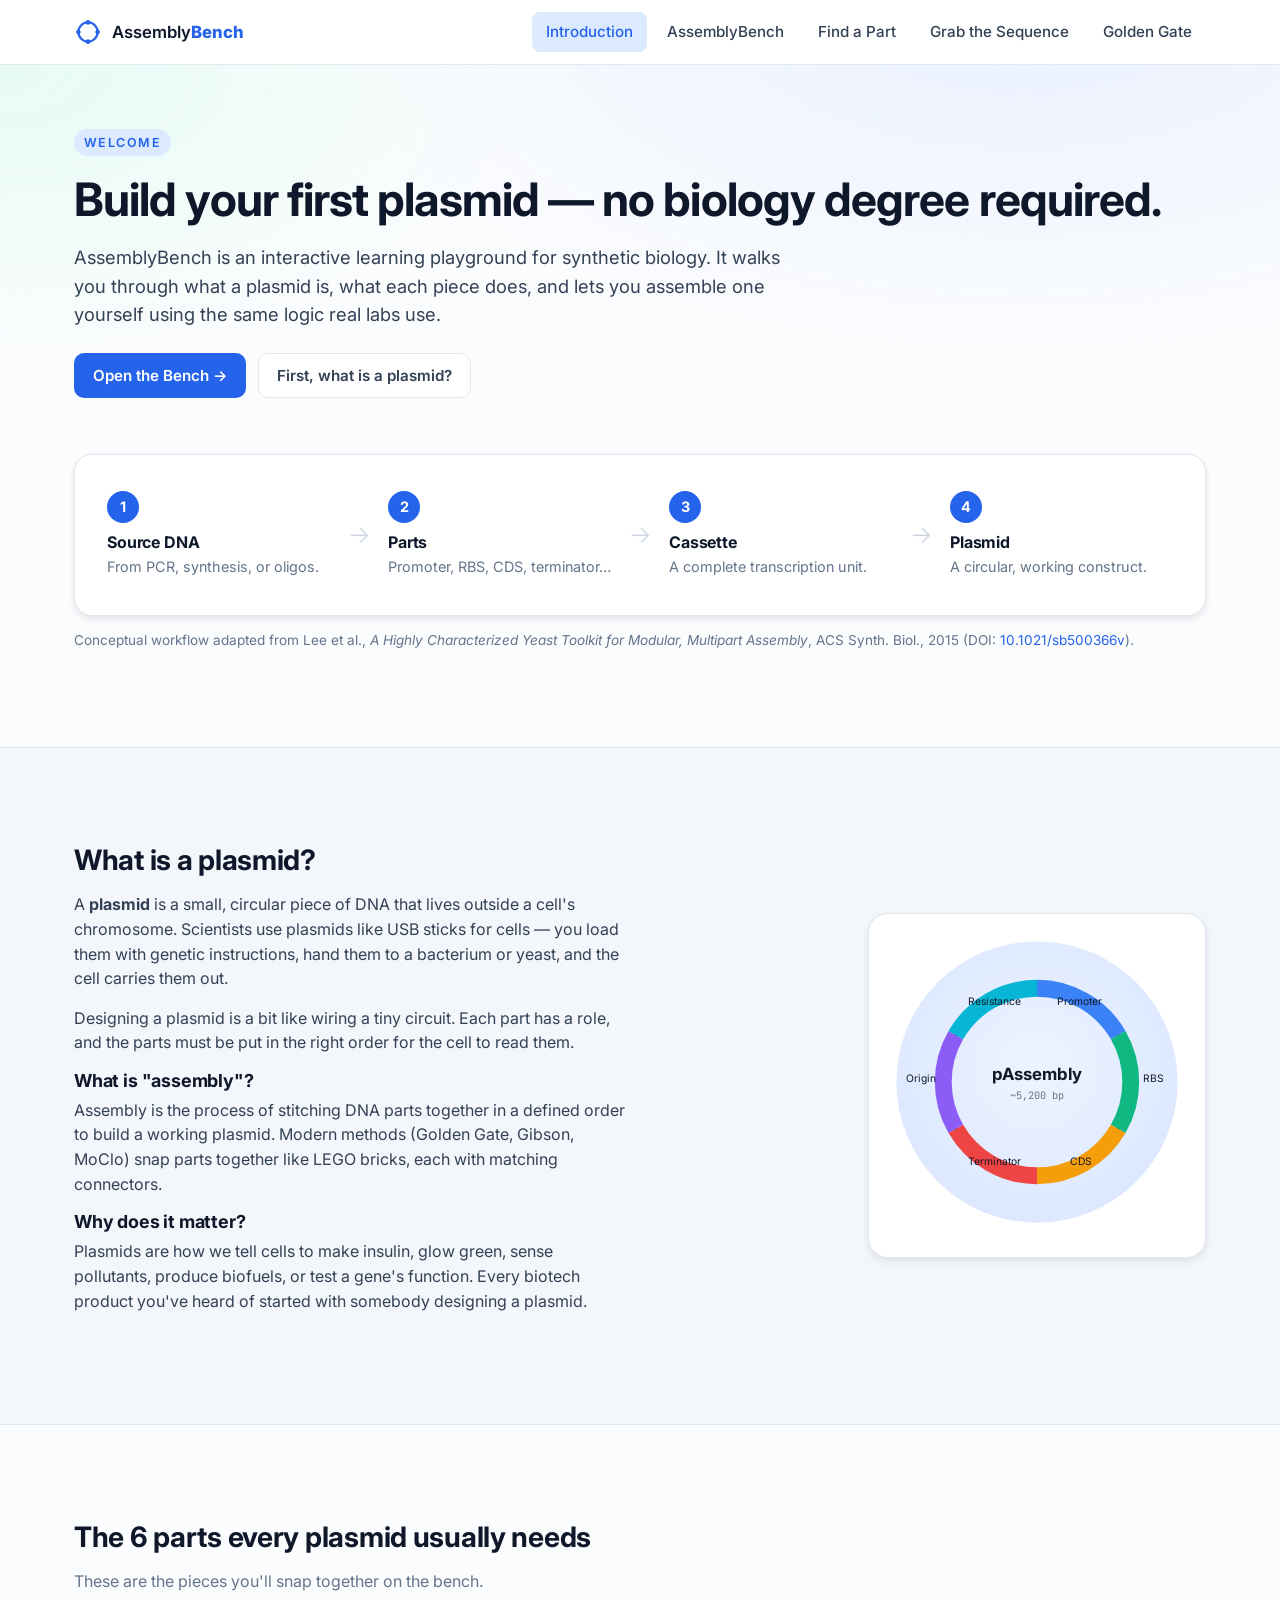
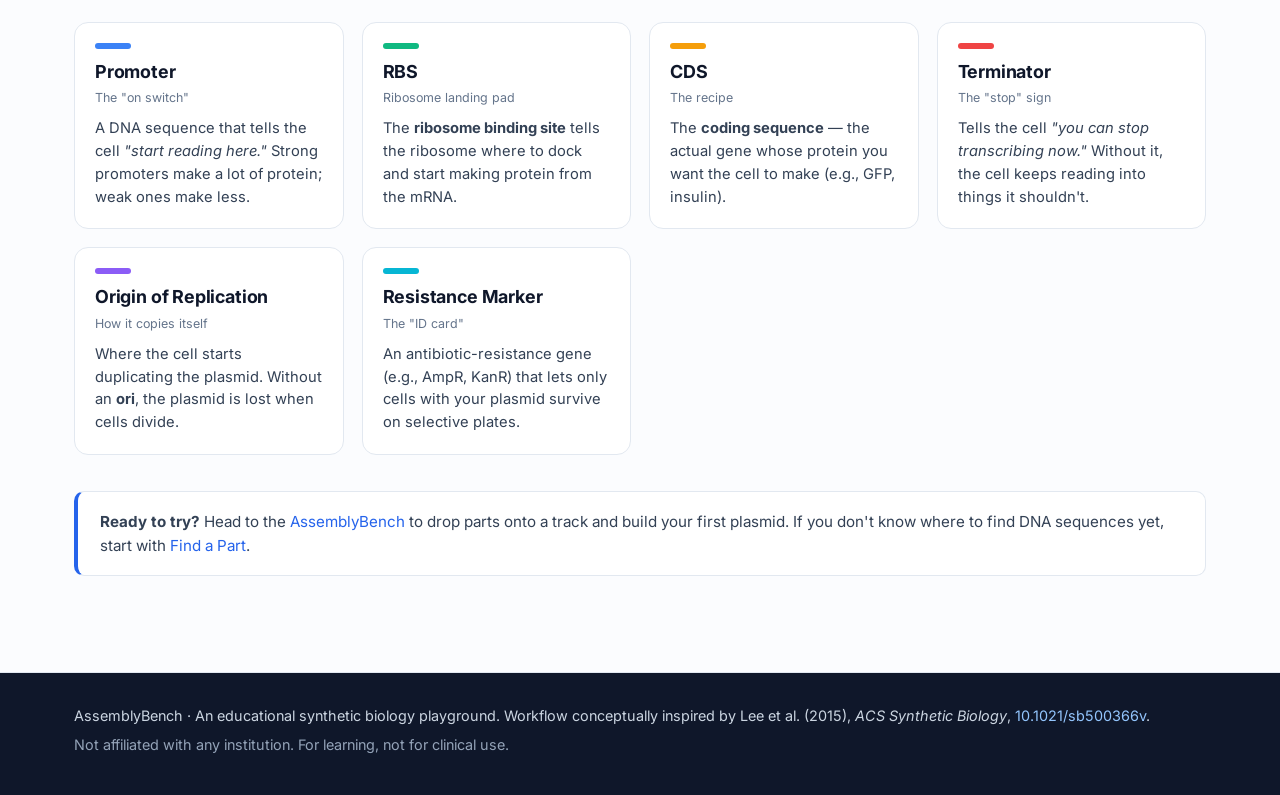
<file: index.html>
<!DOCTYPE html>
<html lang="en">
<head>
<meta charset="UTF-8" />
<meta name="viewport" content="width=device-width, initial-scale=1.0" />
<title>AssemblyBench — Learn synthetic biology by building a plasmid</title>
<meta name="description" content="AssemblyBench is a beginner-friendly interactive platform for learning synthetic biology by designing and assembling plasmids step by step." />
<link rel="stylesheet" href="styles.css" />
<link rel="preconnect" href="https://fonts.googleapis.com" />
<link rel="preconnect" href="https://fonts.gstatic.com" crossorigin />
<link href="https://fonts.googleapis.com/css2?family=Inter:wght@400;500;600;700;800&family=JetBrains+Mono:wght@400;500&display=swap" rel="stylesheet" />
</head>
<body>

<!-- ============ TOP NAV ============ -->
<header class="topnav" id="topnav">
  <div class="nav-inner">
    <a href="index.html" class="brand">
      <span class="brand-mark" aria-hidden="true">
        <svg viewBox="0 0 32 32" width="28" height="28">
          <circle cx="16" cy="16" r="11" fill="none" stroke="currentColor" stroke-width="2.5"/>
          <circle cx="16" cy="5" r="2.6" fill="currentColor"/>
          <circle cx="27" cy="16" r="2.6" fill="currentColor"/>
          <circle cx="16" cy="27" r="2.6" fill="currentColor"/>
          <circle cx="5" cy="16" r="2.6" fill="currentColor"/>
        </svg>
      </span>
      <span class="brand-text">Assembly<strong>Bench</strong></span>
    </a>
    <nav class="nav-links" aria-label="Primary">
      <a href="index.html" class="is-active">Introduction</a>
      <a href="bench.html">AssemblyBench</a>
      <a href="find.html">Find a Part</a>
      <a href="grab.html">Grab the Sequence</a>
      <a href="goldengate.html">Golden Gate</a>
    </nav>
    <button id="navToggle" class="nav-toggle" aria-label="Toggle menu" aria-expanded="false">
      <span></span><span></span><span></span>
    </button>
  </div>
</header>

<main>

<section class="section section-intro">
  <div class="container">
    <p class="eyebrow">Welcome</p>
    <h1>Build your first plasmid — no biology degree required.</h1>
    <p class="lede">
      AssemblyBench is an interactive learning playground for synthetic biology.
      It walks you through what a plasmid is, what each piece does, and lets you
      assemble one yourself using the same logic real labs use.
    </p>
    <div class="hero-cta">
      <a href="bench.html" class="btn btn-primary">Open the Bench →</a>
      <a href="#intro-what" class="btn btn-ghost">First, what is a plasmid?</a>
    </div>

    <!-- Conceptual diagram inspired by Figure 1 of the YTK paper -->
    <div class="hero-figure" aria-label="Hierarchical plasmid assembly diagram">
      <div class="flow-step">
        <div class="flow-dot">1</div>
        <h4>Source DNA</h4>
        <p>From PCR, synthesis, or oligos.</p>
      </div>
      <div class="flow-arrow" aria-hidden="true">→</div>
      <div class="flow-step">
        <div class="flow-dot">2</div>
        <h4>Parts</h4>
        <p>Promoter, RBS, CDS, terminator…</p>
      </div>
      <div class="flow-arrow" aria-hidden="true">→</div>
      <div class="flow-step">
        <div class="flow-dot">3</div>
        <h4>Cassette</h4>
        <p>A complete transcription unit.</p>
      </div>
      <div class="flow-arrow" aria-hidden="true">→</div>
      <div class="flow-step">
        <div class="flow-dot">4</div>
        <h4>Plasmid</h4>
        <p>A circular, working construct.</p>
      </div>
    </div>
    <p class="figure-caption">
      Conceptual workflow adapted from Lee et&nbsp;al., <em>A Highly Characterized Yeast Toolkit for Modular, Multipart Assembly</em>,
      ACS Synth. Biol., 2015 (DOI: <a href="https://pubs.acs.org/doi/10.1021/sb500366v" target="_blank" rel="noopener">10.1021/sb500366v</a>).
    </p>
  </div>
</section>

<section id="intro-what" class="section section-soft">
  <div class="container grid-2">
    <div>
      <h2>What is a plasmid?</h2>
      <p>
        A <strong>plasmid</strong> is a small, circular piece of DNA that lives outside
        a cell's chromosome. Scientists use plasmids like USB sticks for cells —
        you load them with genetic instructions, hand them to a bacterium or yeast,
        and the cell carries them out.
      </p>
      <p>
        Designing a plasmid is a bit like wiring a tiny circuit. Each part has a
        role, and the parts must be put in the right order for the cell to read them.
      </p>
      <h3>What is "assembly"?</h3>
      <p>
        Assembly is the process of stitching DNA parts together in a defined order
        to build a working plasmid. Modern methods (Golden Gate, Gibson, MoClo)
        snap parts together like LEGO bricks, each with matching connectors.
      </p>
      <h3>Why does it matter?</h3>
      <p>
        Plasmids are how we tell cells to make insulin, glow green, sense pollutants,
        produce biofuels, or test a gene's function. Every biotech product you've heard
        of started with somebody designing a plasmid.
      </p>
    </div>
    <aside class="plasmid-illustration" aria-label="Plasmid anatomy">
      <svg viewBox="0 0 320 320" width="100%" height="100%">
        <defs>
          <radialGradient id="bg" cx="50%" cy="45%" r="60%">
            <stop offset="0%" stop-color="#eef4ff"/>
            <stop offset="100%" stop-color="#dbe7ff"/>
          </radialGradient>
        </defs>
        <circle cx="160" cy="160" r="150" fill="url(#bg)"/>
        <circle cx="160" cy="160" r="100" fill="none" stroke="#1f2937" stroke-width="3"/>
        <path d="M160,60 A100,100 0 0,1 246.6,110" stroke="#3b82f6" stroke-width="18" fill="none"/>
        <path d="M246.6,110 A100,100 0 0,1 246.6,210" stroke="#10b981" stroke-width="18" fill="none"/>
        <path d="M246.6,210 A100,100 0 0,1 160,260" stroke="#f59e0b" stroke-width="18" fill="none"/>
        <path d="M160,260 A100,100 0 0,1 73.4,210" stroke="#ef4444" stroke-width="18" fill="none"/>
        <path d="M73.4,210 A100,100 0 0,1 73.4,110" stroke="#8b5cf6" stroke-width="18" fill="none"/>
        <path d="M73.4,110 A100,100 0 0,1 160,60" stroke="#06b6d4" stroke-width="18" fill="none"/>
        <g font-family="Inter, sans-serif" font-size="11" fill="#111827">
          <text x="205" y="78"  text-anchor="middle">Promoter</text>
          <text x="284" y="160" text-anchor="middle">RBS</text>
          <text x="207" y="248" text-anchor="middle">CDS</text>
          <text x="115" y="248" text-anchor="middle">Terminator</text>
          <text x="36"  y="160" text-anchor="middle">Origin</text>
          <text x="115" y="78"  text-anchor="middle">Resistance</text>
        </g>
        <text x="160" y="158" text-anchor="middle" font-family="Inter" font-weight="700" font-size="18" fill="#111827">pAssembly</text>
        <text x="160" y="178" text-anchor="middle" font-family="JetBrains Mono" font-size="11" fill="#6b7280">~5,200 bp</text>
      </svg>
    </aside>
  </div>
</section>

<section class="section">
  <div class="container">
    <h2>The 6 parts every plasmid usually needs</h2>
    <p class="muted">These are the pieces you'll snap together on the bench.</p>
    <div class="part-grid">
      <article class="part-card" data-type="promoter">
        <div class="part-swatch" style="--c:#3b82f6"></div>
        <h3>Promoter</h3>
        <p class="part-tag">The "on switch"</p>
        <p>A DNA sequence that tells the cell <em>"start reading here."</em> Strong promoters make a lot of protein; weak ones make less.</p>
      </article>
      <article class="part-card" data-type="rbs">
        <div class="part-swatch" style="--c:#10b981"></div>
        <h3>RBS</h3>
        <p class="part-tag">Ribosome landing pad</p>
        <p>The <strong>ribosome binding site</strong> tells the ribosome where to dock and start making protein from the mRNA.</p>
      </article>
      <article class="part-card" data-type="cds">
        <div class="part-swatch" style="--c:#f59e0b"></div>
        <h3>CDS</h3>
        <p class="part-tag">The recipe</p>
        <p>The <strong>coding sequence</strong> — the actual gene whose protein you want the cell to make (e.g., GFP, insulin).</p>
      </article>
      <article class="part-card" data-type="terminator">
        <div class="part-swatch" style="--c:#ef4444"></div>
        <h3>Terminator</h3>
        <p class="part-tag">The "stop" sign</p>
        <p>Tells the cell <em>"you can stop transcribing now."</em> Without it, the cell keeps reading into things it shouldn't.</p>
      </article>
      <article class="part-card" data-type="origin">
        <div class="part-swatch" style="--c:#8b5cf6"></div>
        <h3>Origin of Replication</h3>
        <p class="part-tag">How it copies itself</p>
        <p>Where the cell starts duplicating the plasmid. Without an <strong>ori</strong>, the plasmid is lost when cells divide.</p>
      </article>
      <article class="part-card" data-type="resistance">
        <div class="part-swatch" style="--c:#06b6d4"></div>
        <h3>Resistance Marker</h3>
        <p class="part-tag">The "ID card"</p>
        <p>An antibiotic-resistance gene (e.g., AmpR, KanR) that lets only cells with your plasmid survive on selective plates.</p>
      </article>
    </div>

    <div class="callout" style="margin-top:36px;">
      <strong>Ready to try?</strong> Head to the <a href="bench.html">AssemblyBench</a> to drop parts onto a track and build your first plasmid. If you don't know where to find DNA sequences yet, start with <a href="find.html">Find a Part</a>.
    </div>
  </div>
</section>

</main>

<footer class="site-footer">
  <div class="container footer-inner">
    <p>
      AssemblyBench · An educational synthetic biology playground.
      Workflow conceptually inspired by Lee et&nbsp;al. (2015), <em>ACS Synthetic Biology</em>,
      <a href="https://pubs.acs.org/doi/10.1021/sb500366v" target="_blank" rel="noopener">10.1021/sb500366v</a>.
    </p>
    <p class="muted small">Not affiliated with any institution. For learning, not for clinical use.</p>
  </div>
</footer>

<script src="nav.js"></script>
</body>
</html>
</file>
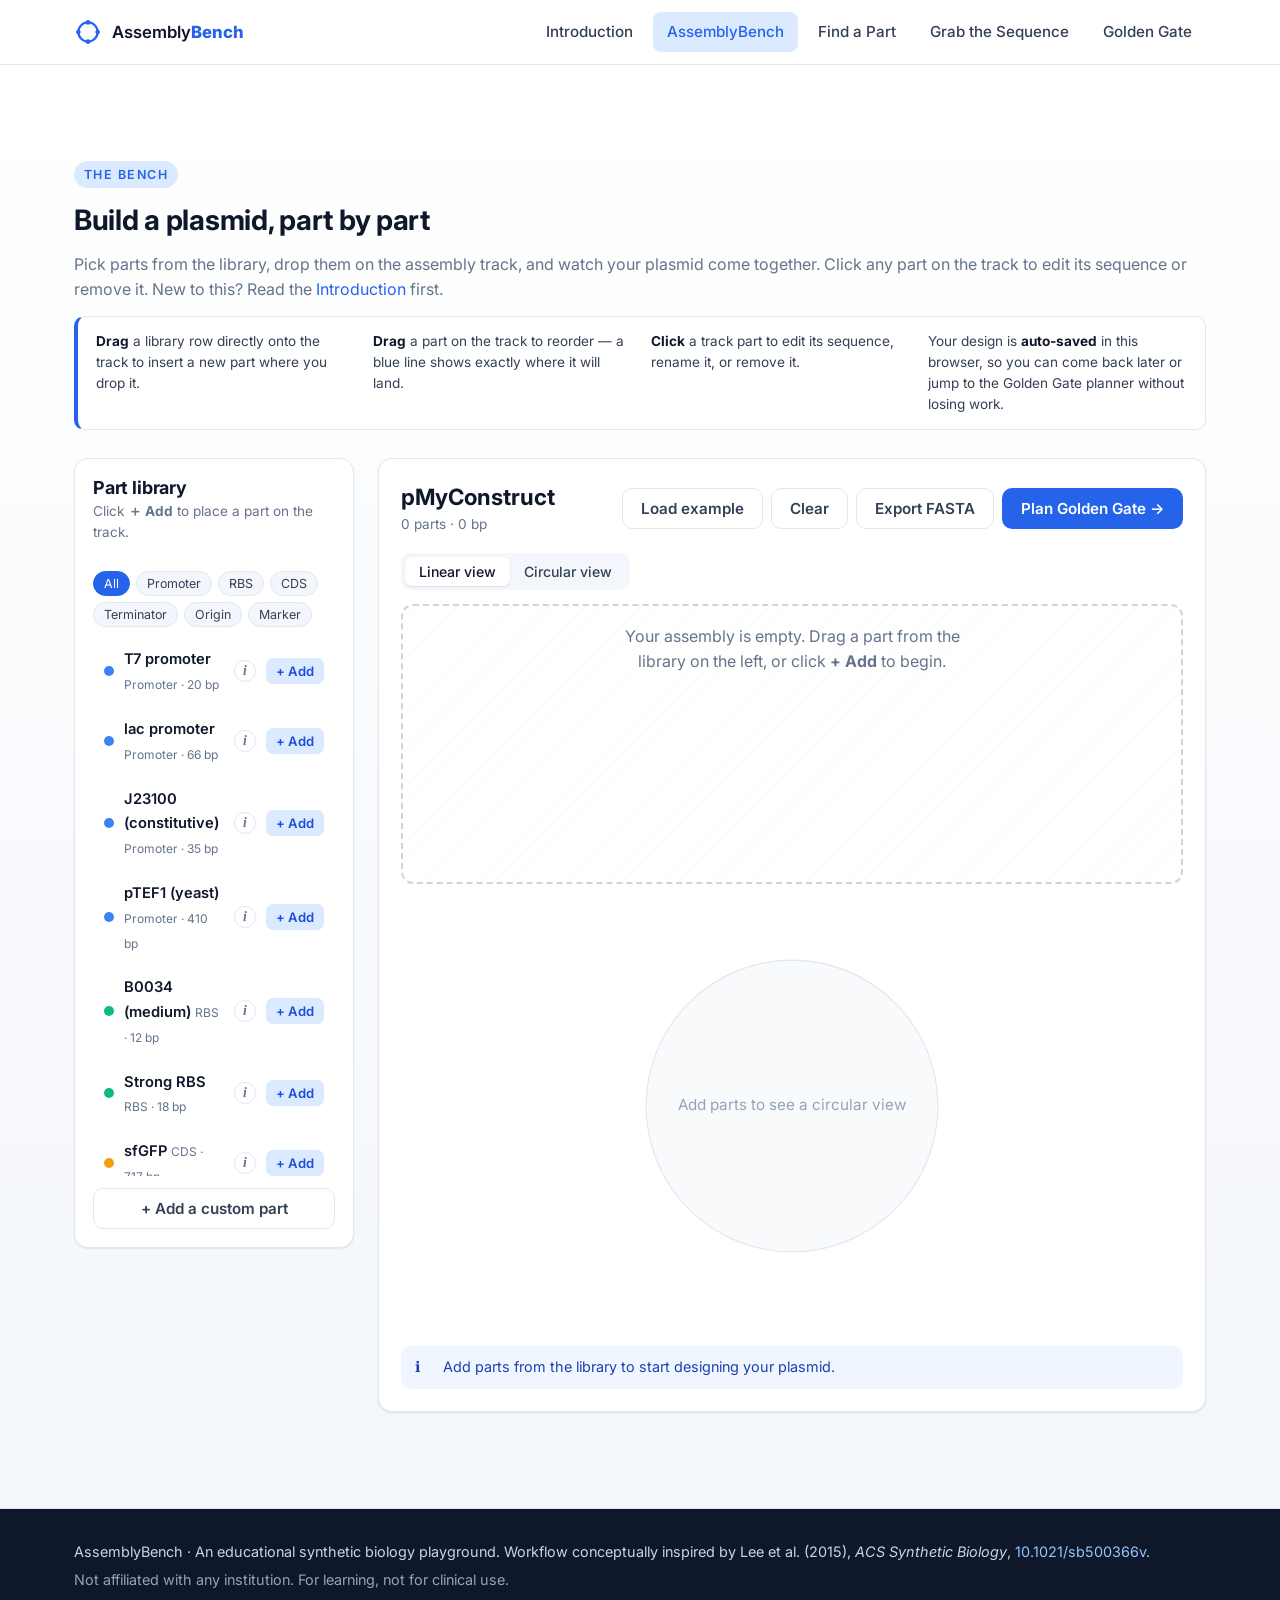
<file: bench.html>
<!DOCTYPE html>
<html lang="en">
<head>
<meta charset="UTF-8" />
<meta name="viewport" content="width=device-width, initial-scale=1.0" />
<title>AssemblyBench — Build a plasmid</title>
<meta name="description" content="Interactive workspace for assembling a plasmid from genetic parts." />
<link rel="stylesheet" href="styles.css" />
<link rel="preconnect" href="https://fonts.googleapis.com" />
<link rel="preconnect" href="https://fonts.gstatic.com" crossorigin />
<link href="https://fonts.googleapis.com/css2?family=Inter:wght@400;500;600;700;800&family=JetBrains+Mono:wght@400;500&display=swap" rel="stylesheet" />
</head>
<body>

<header class="topnav" id="topnav">
  <div class="nav-inner">
    <a href="index.html" class="brand">
      <span class="brand-mark" aria-hidden="true">
        <svg viewBox="0 0 32 32" width="28" height="28">
          <circle cx="16" cy="16" r="11" fill="none" stroke="currentColor" stroke-width="2.5"/>
          <circle cx="16" cy="5" r="2.6" fill="currentColor"/>
          <circle cx="27" cy="16" r="2.6" fill="currentColor"/>
          <circle cx="16" cy="27" r="2.6" fill="currentColor"/>
          <circle cx="5" cy="16" r="2.6" fill="currentColor"/>
        </svg>
      </span>
      <span class="brand-text">Assembly<strong>Bench</strong></span>
    </a>
    <nav class="nav-links" aria-label="Primary">
      <a href="index.html">Introduction</a>
      <a href="bench.html" class="is-active">AssemblyBench</a>
      <a href="find.html">Find a Part</a>
      <a href="grab.html">Grab the Sequence</a>
      <a href="goldengate.html">Golden Gate</a>
    </nav>
    <button id="navToggle" class="nav-toggle" aria-label="Toggle menu" aria-expanded="false">
      <span></span><span></span><span></span>
    </button>
  </div>
</header>

<main>

<section class="section section-bench">
  <div class="container">
    <p class="eyebrow">The Bench</p>
    <h2>Build a plasmid, part by part</h2>
    <p class="muted">Pick parts from the library, drop them on the assembly track, and watch your plasmid come together. Click any part on the track to edit its sequence or remove it. New to this? Read the <a href="index.html">Introduction</a> first.</p>
    <ul class="bench-tips muted small">
      <li><strong>Drag</strong> a library row directly onto the track to insert a new part where you drop it.</li>
      <li><strong>Drag</strong> a part on the track to reorder — a blue line shows exactly where it will land.</li>
      <li><strong>Click</strong> a track part to edit its sequence, rename it, or remove it.</li>
      <li>Your design is <strong>auto-saved</strong> in this browser, so you can come back later or jump to the Golden Gate planner without losing work.</li>
    </ul>

    <div class="bench-grid">

      <aside class="bench-library" aria-label="Part library">
        <div class="library-head">
          <h3>Part library</h3>
          <p class="muted small">Click <strong>＋ Add</strong> to place a part on the track.</p>
        </div>
        <div class="library-filter">
          <button class="chip is-active" data-filter="all">All</button>
          <button class="chip" data-filter="promoter">Promoter</button>
          <button class="chip" data-filter="rbs">RBS</button>
          <button class="chip" data-filter="cds">CDS</button>
          <button class="chip" data-filter="terminator">Terminator</button>
          <button class="chip" data-filter="origin">Origin</button>
          <button class="chip" data-filter="resistance">Marker</button>
        </div>
        <ul class="library-list" id="libraryList"></ul>

        <button class="btn btn-ghost btn-block" id="addCustomBtn">+ Add a custom part</button>
      </aside>

      <section class="bench-workspace" aria-label="Assembly workspace">
        <div class="workspace-head">
          <div>
            <input id="plasmidName" class="plasmid-name" value="pMyConstruct" aria-label="Plasmid name" />
            <p class="muted small" id="plasmidStats">0 parts · 0 bp</p>
          </div>
          <div class="workspace-actions">
            <button class="btn btn-ghost" id="loadExampleBtn" title="Load a worked example">Load example</button>
            <button class="btn btn-ghost" id="clearBtn" title="Clear the track">Clear</button>
            <button class="btn btn-ghost" id="exportBtn" title="Export as FASTA">Export FASTA</button>
            <button class="btn btn-primary" id="planGGBtn" title="Plan a Golden Gate assembly for this design">Plan Golden Gate →</button>
          </div>
        </div>

        <div class="workspace-views">
          <button class="view-tab is-active" data-view="linear">Linear view</button>
          <button class="view-tab" data-view="circular">Circular view</button>
        </div>

        <p class="bench-notice" id="benchNotice" role="status" aria-live="polite"></p>

        <div class="track-wrap" id="trackWrap">
          <div class="track" id="track" data-empty="true">
            <p class="track-empty">Your assembly is empty. Drag a part from the library on the left, or click <strong>+ Add</strong> to begin.</p>
          </div>
        </div>

        <div class="discard-zone" id="discardZone" aria-hidden="true">
          <svg class="discard-icon" viewBox="0 0 24 24" width="22" height="22" fill="none" stroke="currentColor" stroke-width="2" stroke-linecap="round" stroke-linejoin="round" aria-hidden="true">
            <polyline points="3 6 5 6 21 6"/>
            <path d="M19 6l-1 14a2 2 0 0 1-2 2H8a2 2 0 0 1-2-2L5 6"/>
            <line x1="10" y1="11" x2="10" y2="17"/>
            <line x1="14" y1="11" x2="14" y2="17"/>
            <path d="M8 6V4a2 2 0 0 1 2-2h4a2 2 0 0 1 2 2v2"/>
          </svg>
          <span>Drop here to remove this part from your design</span>
        </div>

        <div class="circular-wrap" id="circularWrap" hidden>
          <svg id="circularSvg" viewBox="-180 -180 360 360" role="img" aria-label="Circular plasmid view"></svg>
        </div>

        <div class="validator" id="validator" aria-live="polite"></div>
      </section>
    </div>
  </div>
</section>

</main>

<dialog id="partDialog" class="dialog">
  <form method="dialog" class="dialog-inner">
    <header class="dialog-head">
      <h3 id="dialogTitle">Part</h3>
      <button class="icon-btn" value="cancel" aria-label="Close" type="button" id="dialogClose">✕</button>
    </header>
    <div class="dialog-body">
      <label class="field">
        <span>Display name</span>
        <input id="dialogName" type="text" />
      </label>
      <label class="field">
        <span>Part type</span>
        <select id="dialogType">
          <option value="promoter">Promoter</option>
          <option value="rbs">RBS</option>
          <option value="cds">CDS (coding sequence)</option>
          <option value="terminator">Terminator</option>
          <option value="origin">Origin of replication</option>
          <option value="resistance">Resistance marker</option>
          <option value="other">Other / spacer</option>
        </select>
      </label>
      <label class="field">
        <span>DNA sequence (A/T/G/C, others ignored)</span>
        <textarea id="dialogSeq" rows="8" spellcheck="false" placeholder="Paste a FASTA or raw sequence. Headers (lines starting with &gt;) are stripped automatically."></textarea>
        <span class="field-hint" id="dialogSeqHint">0 bp</span>
      </label>
    </div>
    <footer class="dialog-foot">
      <button class="btn btn-danger" type="button" id="dialogDelete">Remove from track</button>
      <span class="spacer"></span>
      <button class="btn btn-ghost" type="button" id="dialogCancel">Cancel</button>
      <button class="btn btn-primary" type="button" id="dialogSave">Save</button>
    </footer>
  </form>
</dialog>

<footer class="site-footer">
  <div class="container footer-inner">
    <p>
      AssemblyBench · An educational synthetic biology playground.
      Workflow conceptually inspired by Lee et&nbsp;al. (2015), <em>ACS Synthetic Biology</em>,
      <a href="https://pubs.acs.org/doi/10.1021/sb500366v" target="_blank" rel="noopener">10.1021/sb500366v</a>.
    </p>
    <p class="muted small">Not affiliated with any institution. For learning, not for clinical use.</p>
  </div>
</footer>

<div id="tooltip" class="tooltip" role="tooltip"></div>

<script src="nav.js"></script>
<script src="parts.js"></script>
<script src="app.js"></script>
</body>
</html>
</file>
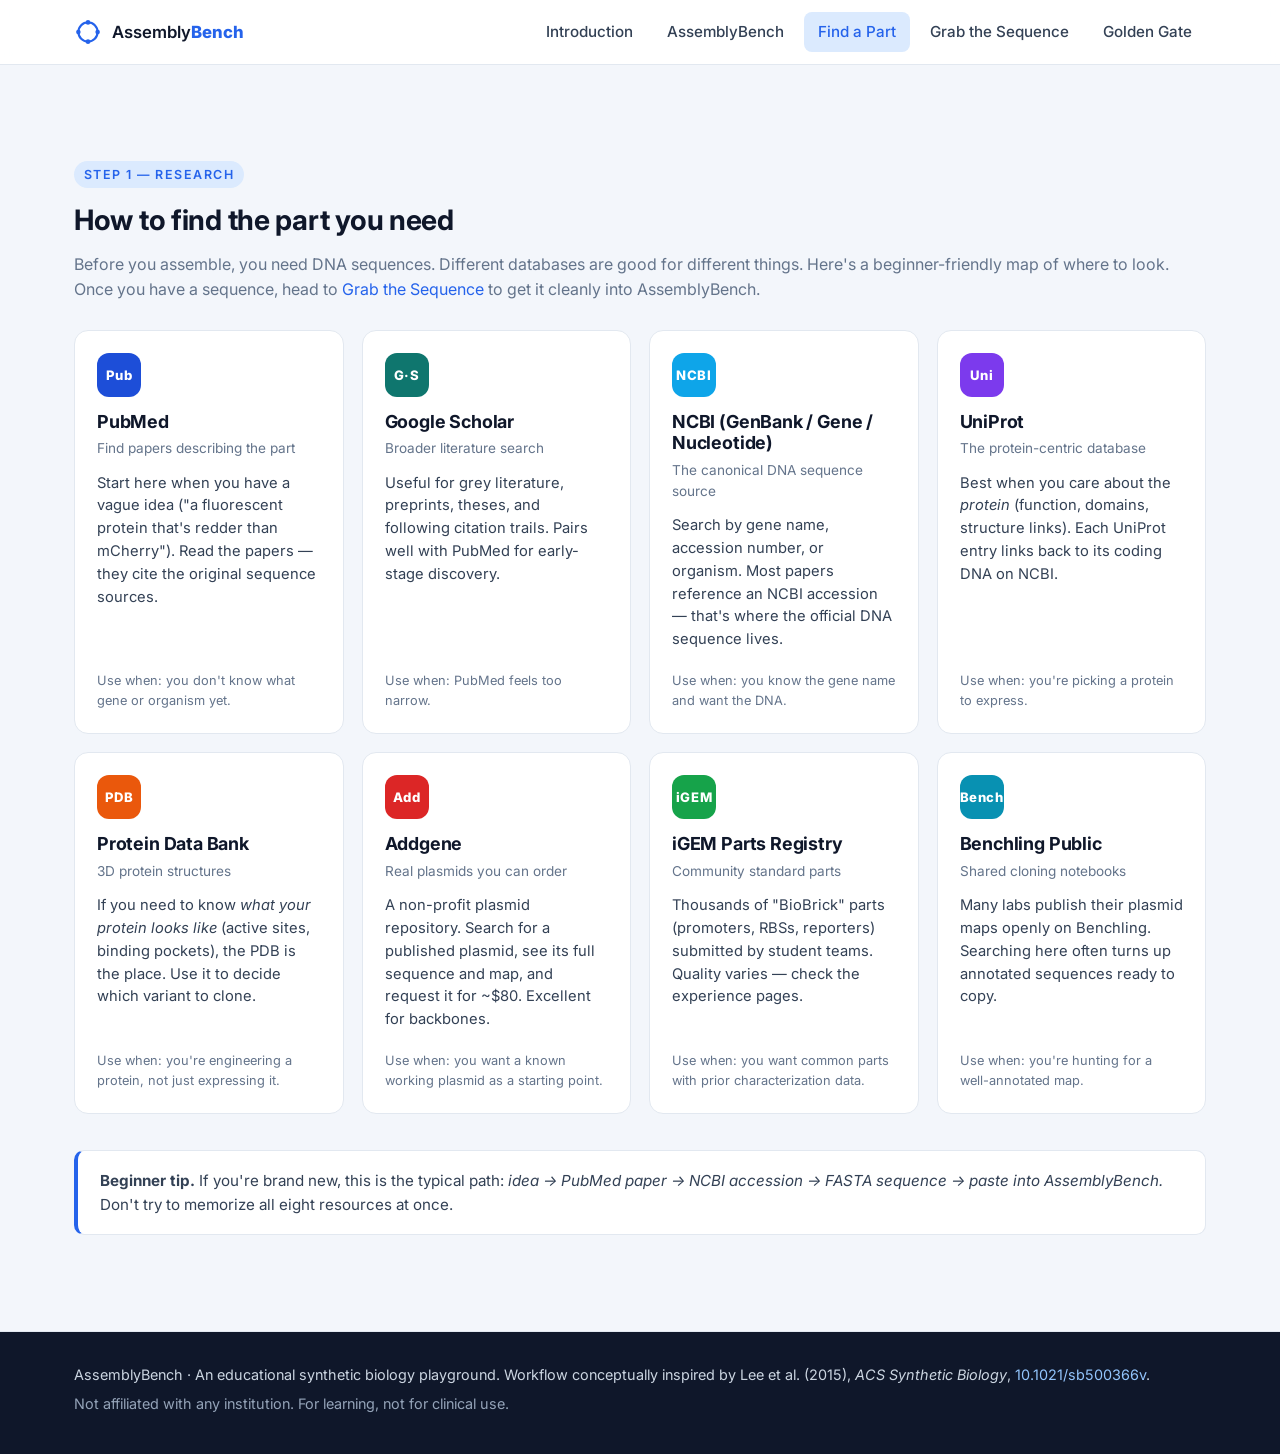
<file: find.html>
<!DOCTYPE html>
<html lang="en">
<head>
<meta charset="UTF-8" />
<meta name="viewport" content="width=device-width, initial-scale=1.0" />
<title>AssemblyBench — How to find the part you need</title>
<meta name="description" content="A beginner's guide to finding biological parts and sequences across PubMed, NCBI, UniProt, Addgene, iGEM, and more." />
<link rel="stylesheet" href="styles.css" />
<link rel="preconnect" href="https://fonts.googleapis.com" />
<link rel="preconnect" href="https://fonts.gstatic.com" crossorigin />
<link href="https://fonts.googleapis.com/css2?family=Inter:wght@400;500;600;700;800&family=JetBrains+Mono:wght@400;500&display=swap" rel="stylesheet" />
</head>
<body>

<header class="topnav" id="topnav">
  <div class="nav-inner">
    <a href="index.html" class="brand">
      <span class="brand-mark" aria-hidden="true">
        <svg viewBox="0 0 32 32" width="28" height="28">
          <circle cx="16" cy="16" r="11" fill="none" stroke="currentColor" stroke-width="2.5"/>
          <circle cx="16" cy="5" r="2.6" fill="currentColor"/>
          <circle cx="27" cy="16" r="2.6" fill="currentColor"/>
          <circle cx="16" cy="27" r="2.6" fill="currentColor"/>
          <circle cx="5" cy="16" r="2.6" fill="currentColor"/>
        </svg>
      </span>
      <span class="brand-text">Assembly<strong>Bench</strong></span>
    </a>
    <nav class="nav-links" aria-label="Primary">
      <a href="index.html">Introduction</a>
      <a href="bench.html">AssemblyBench</a>
      <a href="find.html" class="is-active">Find a Part</a>
      <a href="grab.html">Grab the Sequence</a>
      <a href="goldengate.html">Golden Gate</a>
    </nav>
    <button id="navToggle" class="nav-toggle" aria-label="Toggle menu" aria-expanded="false">
      <span></span><span></span><span></span>
    </button>
  </div>
</header>

<main>

<section class="section section-soft">
  <div class="container">
    <p class="eyebrow">Step 1 — Research</p>
    <h2>How to find the part you need</h2>
    <p class="muted">
      Before you assemble, you need DNA sequences. Different databases are good for
      different things. Here's a beginner-friendly map of where to look. Once you
      have a sequence, head to <a href="grab.html">Grab the Sequence</a> to get it
      cleanly into AssemblyBench.
    </p>

    <div class="resource-grid">

      <a class="resource-card" href="https://pubmed.ncbi.nlm.nih.gov" target="_blank" rel="noopener">
        <div class="resource-mark" style="--c:#1d4ed8">Pub</div>
        <h3>PubMed</h3>
        <p class="resource-tag">Find papers describing the part</p>
        <p>Start here when you have a vague idea ("a fluorescent protein that's redder than mCherry"). Read the papers — they cite the original sequence sources.</p>
        <span class="resource-when">Use when: you don't know what gene or organism yet.</span>
      </a>

      <a class="resource-card" href="https://scholar.google.com" target="_blank" rel="noopener">
        <div class="resource-mark" style="--c:#0f766e">G·S</div>
        <h3>Google Scholar</h3>
        <p class="resource-tag">Broader literature search</p>
        <p>Useful for grey literature, preprints, theses, and following citation trails.
          Pairs well with PubMed for early-stage discovery.</p>
        <span class="resource-when">Use when: PubMed feels too narrow.</span>
      </a>

      <a class="resource-card" href="https://www.ncbi.nlm.nih.gov/" target="_blank" rel="noopener">
        <div class="resource-mark" style="--c:#0ea5e9">NCBI</div>
        <h3>NCBI (GenBank / Gene / Nucleotide)</h3>
        <p class="resource-tag">The canonical DNA sequence source</p>
        <p>Search by gene name, accession number, or organism. Most papers reference an NCBI accession — that's where the official DNA sequence lives.</p>
        <span class="resource-when">Use when: you know the gene name and want the DNA.</span>
      </a>

      <a class="resource-card" href="https://www.uniprot.org" target="_blank" rel="noopener">
        <div class="resource-mark" style="--c:#7c3aed">Uni</div>
        <h3>UniProt</h3>
        <p class="resource-tag">The protein-centric database</p>
        <p>Best when you care about the <em>protein</em> (function, domains, structure links). Each UniProt entry links back to its coding DNA on NCBI.</p>
        <span class="resource-when">Use when: you're picking a protein to express.</span>
      </a>

      <a class="resource-card" href="https://www.rcsb.org" target="_blank" rel="noopener">
        <div class="resource-mark" style="--c:#ea580c">PDB</div>
        <h3>Protein Data Bank</h3>
        <p class="resource-tag">3D protein structures</p>
        <p>If you need to know <em>what your protein looks like</em> (active sites, binding pockets), the PDB is the place. Use it to decide which variant to clone.</p>
        <span class="resource-when">Use when: you're engineering a protein, not just expressing it.</span>
      </a>

      <a class="resource-card" href="https://www.addgene.org" target="_blank" rel="noopener">
        <div class="resource-mark" style="--c:#dc2626">Add</div>
        <h3>Addgene</h3>
        <p class="resource-tag">Real plasmids you can order</p>
        <p>A non-profit plasmid repository. Search for a published plasmid, see its full sequence and map, and request it for ~$80. Excellent for backbones.</p>
        <span class="resource-when">Use when: you want a known working plasmid as a starting point.</span>
      </a>

      <a class="resource-card" href="https://parts.igem.org" target="_blank" rel="noopener">
        <div class="resource-mark" style="--c:#16a34a">iGEM</div>
        <h3>iGEM Parts Registry</h3>
        <p class="resource-tag">Community standard parts</p>
        <p>Thousands of "BioBrick" parts (promoters, RBSs, reporters) submitted by student teams. Quality varies — check the experience pages.</p>
        <span class="resource-when">Use when: you want common parts with prior characterization data.</span>
      </a>

      <a class="resource-card" href="https://benchling.com/explore" target="_blank" rel="noopener">
        <div class="resource-mark" style="--c:#0891b2">Bench</div>
        <h3>Benchling Public</h3>
        <p class="resource-tag">Shared cloning notebooks</p>
        <p>Many labs publish their plasmid maps openly on Benchling. Searching here often turns up annotated sequences ready to copy.</p>
        <span class="resource-when">Use when: you're hunting for a well-annotated map.</span>
      </a>

    </div>

    <div class="callout">
      <strong>Beginner tip.</strong> If you're brand new, this is the typical path:
      <em>idea → PubMed paper → NCBI accession → FASTA sequence → paste into AssemblyBench.</em>
      Don't try to memorize all eight resources at once.
    </div>
  </div>
</section>

</main>

<footer class="site-footer">
  <div class="container footer-inner">
    <p>
      AssemblyBench · An educational synthetic biology playground.
      Workflow conceptually inspired by Lee et&nbsp;al. (2015), <em>ACS Synthetic Biology</em>,
      <a href="https://pubs.acs.org/doi/10.1021/sb500366v" target="_blank" rel="noopener">10.1021/sb500366v</a>.
    </p>
    <p class="muted small">Not affiliated with any institution. For learning, not for clinical use.</p>
  </div>
</footer>

<script src="nav.js"></script>
</body>
</html>
</file>
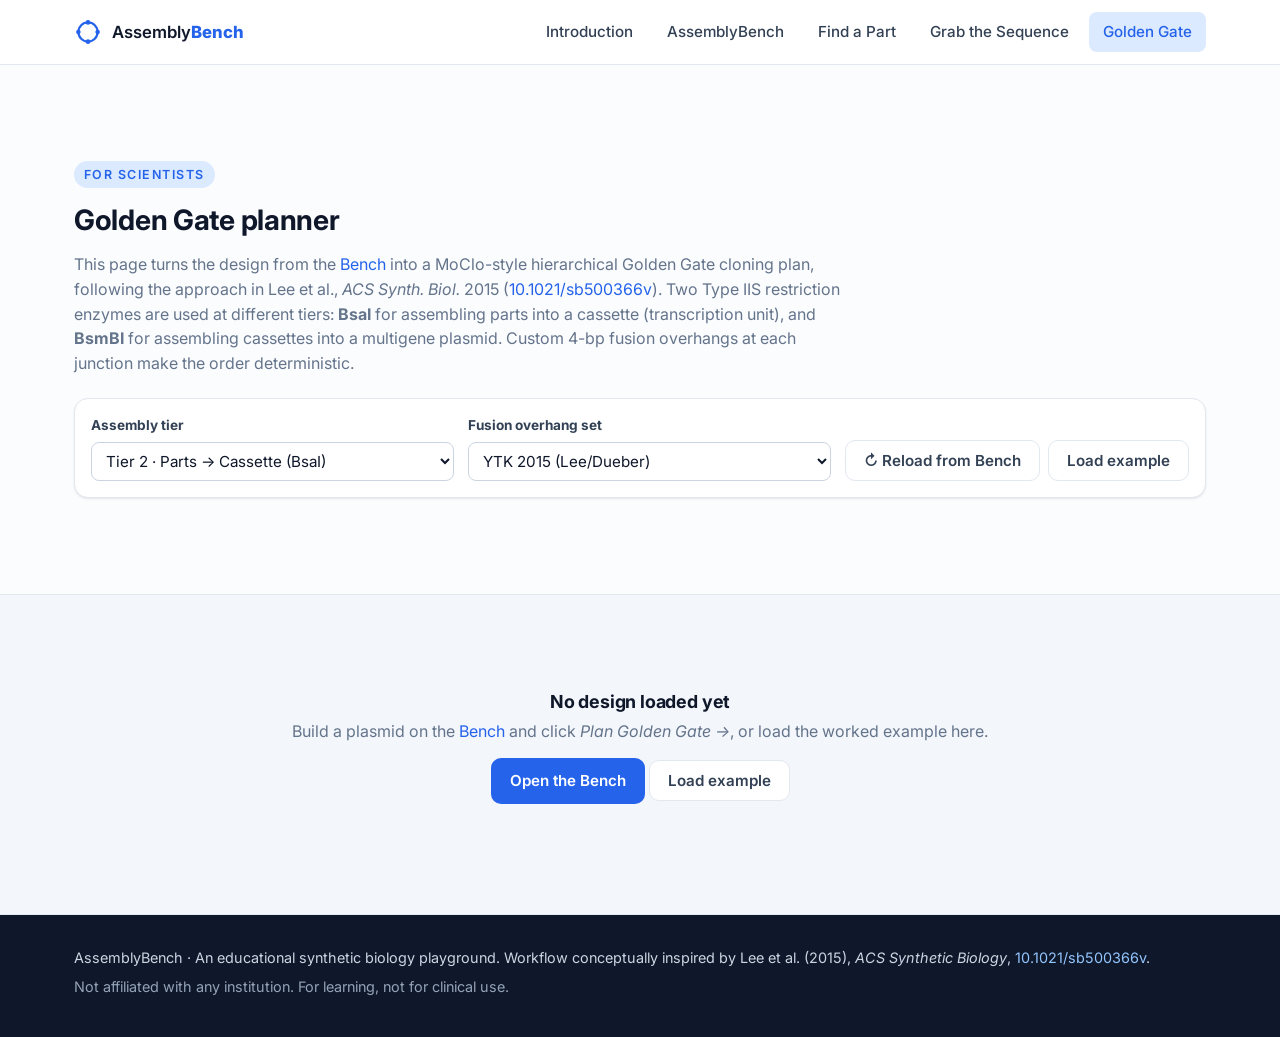
<file: goldengate.html>
<!DOCTYPE html>
<html lang="en">
<head>
<meta charset="UTF-8" />
<meta name="viewport" content="width=device-width, initial-scale=1.0" />
<title>AssemblyBench — Golden Gate planner</title>
<meta name="description" content="MoClo-style hierarchical Golden Gate planner: turns a design from the Bench into primer designs, junction maps, a protocol, and a predicted assembled sequence." />
<link rel="stylesheet" href="styles.css" />
<link rel="preconnect" href="https://fonts.googleapis.com" />
<link rel="preconnect" href="https://fonts.gstatic.com" crossorigin />
<link href="https://fonts.googleapis.com/css2?family=Inter:wght@400;500;600;700;800&family=JetBrains+Mono:wght@400;500&display=swap" rel="stylesheet" />
</head>
<body>

<header class="topnav" id="topnav">
  <div class="nav-inner">
    <a href="index.html" class="brand">
      <span class="brand-mark" aria-hidden="true">
        <svg viewBox="0 0 32 32" width="28" height="28">
          <circle cx="16" cy="16" r="11" fill="none" stroke="currentColor" stroke-width="2.5"/>
          <circle cx="16" cy="5" r="2.6" fill="currentColor"/>
          <circle cx="27" cy="16" r="2.6" fill="currentColor"/>
          <circle cx="16" cy="27" r="2.6" fill="currentColor"/>
          <circle cx="5" cy="16" r="2.6" fill="currentColor"/>
        </svg>
      </span>
      <span class="brand-text">Assembly<strong>Bench</strong></span>
    </a>
    <nav class="nav-links" aria-label="Primary">
      <a href="index.html">Introduction</a>
      <a href="bench.html">AssemblyBench</a>
      <a href="find.html">Find a Part</a>
      <a href="grab.html">Grab the Sequence</a>
      <a href="goldengate.html" class="is-active">Golden Gate</a>
    </nav>
    <button id="navToggle" class="nav-toggle" aria-label="Toggle menu" aria-expanded="false">
      <span></span><span></span><span></span>
    </button>
  </div>
</header>

<main>

<!-- ===== Intro ===== -->
<section class="section">
  <div class="container">
    <p class="eyebrow">For scientists</p>
    <h2>Golden Gate planner</h2>
    <p class="muted" style="max-width:780px;">
      This page turns the design from the <a href="bench.html">Bench</a> into a
      MoClo-style hierarchical Golden Gate cloning plan, following the approach in
      Lee et&nbsp;al., <em>ACS Synth. Biol.</em> 2015
      (<a href="https://pubs.acs.org/doi/10.1021/sb500366v" target="_blank" rel="noopener">10.1021/sb500366v</a>).
      Two Type&nbsp;IIS restriction enzymes are used at different tiers:
      <strong>BsaI</strong> for assembling parts into a cassette (transcription unit),
      and <strong>BsmBI</strong> for assembling cassettes into a multigene plasmid.
      Custom 4-bp fusion overhangs at each junction make the order deterministic.
    </p>

    <div class="gg-controls">
      <div class="gg-control">
        <label for="ggTier"><strong>Assembly tier</strong></label>
        <select id="ggTier" class="gg-select">
          <option value="cassette">Tier 2 · Parts → Cassette (BsaI)</option>
          <option value="multigene">Tier 3 · Cassettes → Multigene (BsmBI)</option>
        </select>
      </div>
      <div class="gg-control">
        <label for="ggOverhangSet"><strong>Fusion overhang set</strong></label>
        <select id="ggOverhangSet" class="gg-select">
          <option value="ytk">YTK 2015 (Lee/Dueber)</option>
          <option value="rotate">Generic orthogonal set</option>
        </select>
      </div>
      <div class="gg-control gg-control-actions">
        <button class="btn btn-ghost" id="ggReloadBtn" title="Reload the design from the Bench">↻ Reload from Bench</button>
        <button class="btn btn-ghost" id="ggExampleBtn" title="Load the worked example">Load example</button>
      </div>
    </div>
  </div>
</section>

<!-- ===== Empty state (shown when no design is loaded) ===== -->
<section class="section section-soft" id="ggEmpty" hidden>
  <div class="container" style="text-align:center;">
    <h3>No design loaded yet</h3>
    <p class="muted">Build a plasmid on the <a href="bench.html">Bench</a> and click <em>Plan Golden Gate →</em>, or load the worked example here.</p>
    <p>
      <a href="bench.html" class="btn btn-primary">Open the Bench</a>
      <button class="btn btn-ghost" id="ggExampleBtn2">Load example</button>
    </p>
  </div>
</section>

<!-- ===== Design summary ===== -->
<section class="section section-soft" id="ggSummarySection">
  <div class="container">
    <div class="gg-summary">
      <div>
        <p class="muted small" style="margin:0 0 4px;">Construct</p>
        <h3 id="ggName" style="margin:0;">—</h3>
        <p class="muted small" id="ggStats" style="margin:6px 0 0;">—</p>
      </div>
      <div class="gg-enzyme-pill" id="ggEnzymePill">BsaI</div>
    </div>
  </div>
</section>

<!-- ===== Junction map ===== -->
<section class="section">
  <div class="container">
    <h3>Junction map</h3>
    <p class="muted">Each adjacent pair of parts is joined by a unique 4-bp fusion overhang. A red flag means an internal Type&nbsp;IIS site was found inside that part — it must be removed (silent codon change for CDSs) before Golden Gate will work.</p>
    <div class="gg-junctions" id="ggJunctions"></div>
  </div>
</section>

<!-- ===== Primer table ===== -->
<section class="section section-soft">
  <div class="container">
    <h3>Primer designs</h3>
    <p class="muted">Each part is PCR-amplified with primers that add a Type&nbsp;IIS recognition site, a spacer, and the 4-bp fusion overhang. The annealing region length is tuned per primer to land inside your target Tm window. Tm is the nearest-neighbor (SantaLucia 1998) Tm of the <em>annealing</em> portion at 250&nbsp;nM primer + 50&nbsp;mM Na⁺. Hairpin Tm is an estimate of the strongest self-complementary stem in the full primer — keep it &gt;10 °C below your annealing temperature to avoid secondary structure.</p>
    <div class="gg-tm-bar">
      <span>Target Tm <strong id="ggTmRangeLabel">55–65 °C</strong> · pair Δ &lt; <strong id="ggTmPairLabel">2 °C</strong></span>
      <button class="btn btn-ghost btn-sm" id="ggEditTmBtn" type="button">Edit Tm targets</button>
    </div>
    <div class="gg-table-wrap">
      <table class="gg-table" id="ggPrimerTable">
        <thead>
          <tr>
            <th>#</th>
            <th>Part</th>
            <th>Direction</th>
            <th>Sequence (5'→3')</th>
            <th>Length</th>
            <th>Tm<br><span class="th-sub">(anneal)</span></th>
            <th>Hairpin Tm<br><span class="th-sub">(secondary structure)</span></th>
          </tr>
        </thead>
        <tbody></tbody>
      </table>
    </div>
    <div class="gg-row-actions">
      <button class="btn btn-ghost" id="ggCopyPrimersBtn">Copy primers as TSV</button>
      <button class="btn btn-ghost" id="ggExportCsvBtn">Export experiment as CSV</button>
    </div>
  </div>
</section>

<!-- ===== Internal-site scan ===== -->
<section class="section">
  <div class="container">
    <h3>Internal Type&nbsp;IIS site scan &amp; domestication helper</h3>
    <details class="gg-help" open>
      <summary>How to remove internal sites (domestication workflow)</summary>
      <ol class="gg-help-list">
        <li><strong>Find</strong> every internal copy of the recognition site (forward and reverse strand) — the scan below does this automatically.</li>
        <li><strong>Inside a CDS</strong>, change one of the codons that overlap the site to a <em>synonymous</em> codon, so the protein sequence is unchanged but the recognition motif is destroyed. The helper suggests an explicit base swap for each hit.</li>
        <li><strong>Outside a CDS</strong> (promoter, RBS, terminator, origin, marker UTR), make the smallest single-base change that breaks the site while staying inside the functional region — favor changes in spacer regions over conserved motifs.</li>
        <li>Re-run the scan after every substitution to confirm both the chosen enzyme <em>and</em> any other Type IIS enzyme you may use downstream are clean.</li>
        <li>When the part is clean, click <em>Apply suggested fix to this part</em> to write the substitution back into your design.</li>
      </ol>
    </details>
    <p class="muted">Golden Gate fails if any part contains an internal recognition site for the chosen enzyme. This scan checks both strands and, for each hit, offers a silent / minimally invasive base swap that destroys the motif.</p>
    <div class="gg-scan" id="ggScan"></div>
  </div>
</section>

<!-- ===== Protocol ===== -->
<section class="section section-soft">
  <div class="container">
    <h3>One-pot protocol</h3>
    <p class="muted">A typical Golden Gate reaction. Adjust enzyme units and equimolar input ratios for your specific kit (NEB Golden Gate Assembly Kit, Engler protocol, etc.).</p>
    <div class="gg-protocol" id="ggProtocol"></div>
  </div>
</section>

<!-- ===== Predicted final sequence ===== -->
<section class="section">
  <div class="container">
    <h3>Predicted assembled sequence</h3>
    <p class="muted">Concatenated post-ligation sequence, computed by stitching parts at their fusion overhangs. Use it to verify your design or as a reference for Sanger sequencing.</p>
    <div class="gg-final-stats" id="ggFinalStats"></div>
    <div class="code-block"><pre id="ggFinalSeq"><code>—</code></pre></div>
    <button class="btn btn-primary" id="ggDownloadFastaBtn">Download FASTA</button>
  </div>
</section>

</main>

<dialog id="ggTmDialog" class="dialog">
  <form method="dialog" class="dialog-inner">
    <header class="dialog-head">
      <h3>Desired primer Tm</h3>
      <button class="icon-btn" value="cancel" aria-label="Close" type="button" id="ggTmDialogClose">✕</button>
    </header>
    <div class="dialog-body">
      <p class="muted small" style="margin:0 0 10px;">Anneal length will be tuned per primer to keep its Tm inside this window and to minimize the difference between the forward and reverse primer of each pair.</p>
      <label class="field">
        <span>Minimum annealing Tm (°C)</span>
        <input type="number" id="ggTmMin" min="40" max="80" step="0.5" />
      </label>
      <label class="field">
        <span>Maximum annealing Tm (°C)</span>
        <input type="number" id="ggTmMax" min="40" max="80" step="0.5" />
      </label>
      <label class="field">
        <span>Max difference between forward and reverse Tm (°C)</span>
        <input type="number" id="ggTmPair" min="0" max="10" step="0.5" />
      </label>
      <p class="muted small" id="ggTmDialogError" style="color:#b91c1c; min-height:1.2em; margin:6px 0 0;"></p>
    </div>
    <footer class="dialog-foot">
      <button class="btn btn-ghost" type="button" id="ggTmReset">Reset to 55–65 °C, Δ 2 °C</button>
      <span class="spacer"></span>
      <button class="btn btn-ghost" type="button" id="ggTmCancel">Cancel</button>
      <button class="btn btn-primary" type="button" id="ggTmApply">Apply</button>
    </footer>
  </form>
</dialog>

<footer class="site-footer">
  <div class="container footer-inner">
    <p>
      AssemblyBench · An educational synthetic biology playground.
      Workflow conceptually inspired by Lee et&nbsp;al. (2015), <em>ACS Synthetic Biology</em>,
      <a href="https://pubs.acs.org/doi/10.1021/sb500366v" target="_blank" rel="noopener">10.1021/sb500366v</a>.
    </p>
    <p class="muted small">Not affiliated with any institution. For learning, not for clinical use.</p>
  </div>
</footer>

<script src="nav.js"></script>
<script src="parts.js"></script>
<script src="goldengate.js"></script>
</body>
</html>
</file>
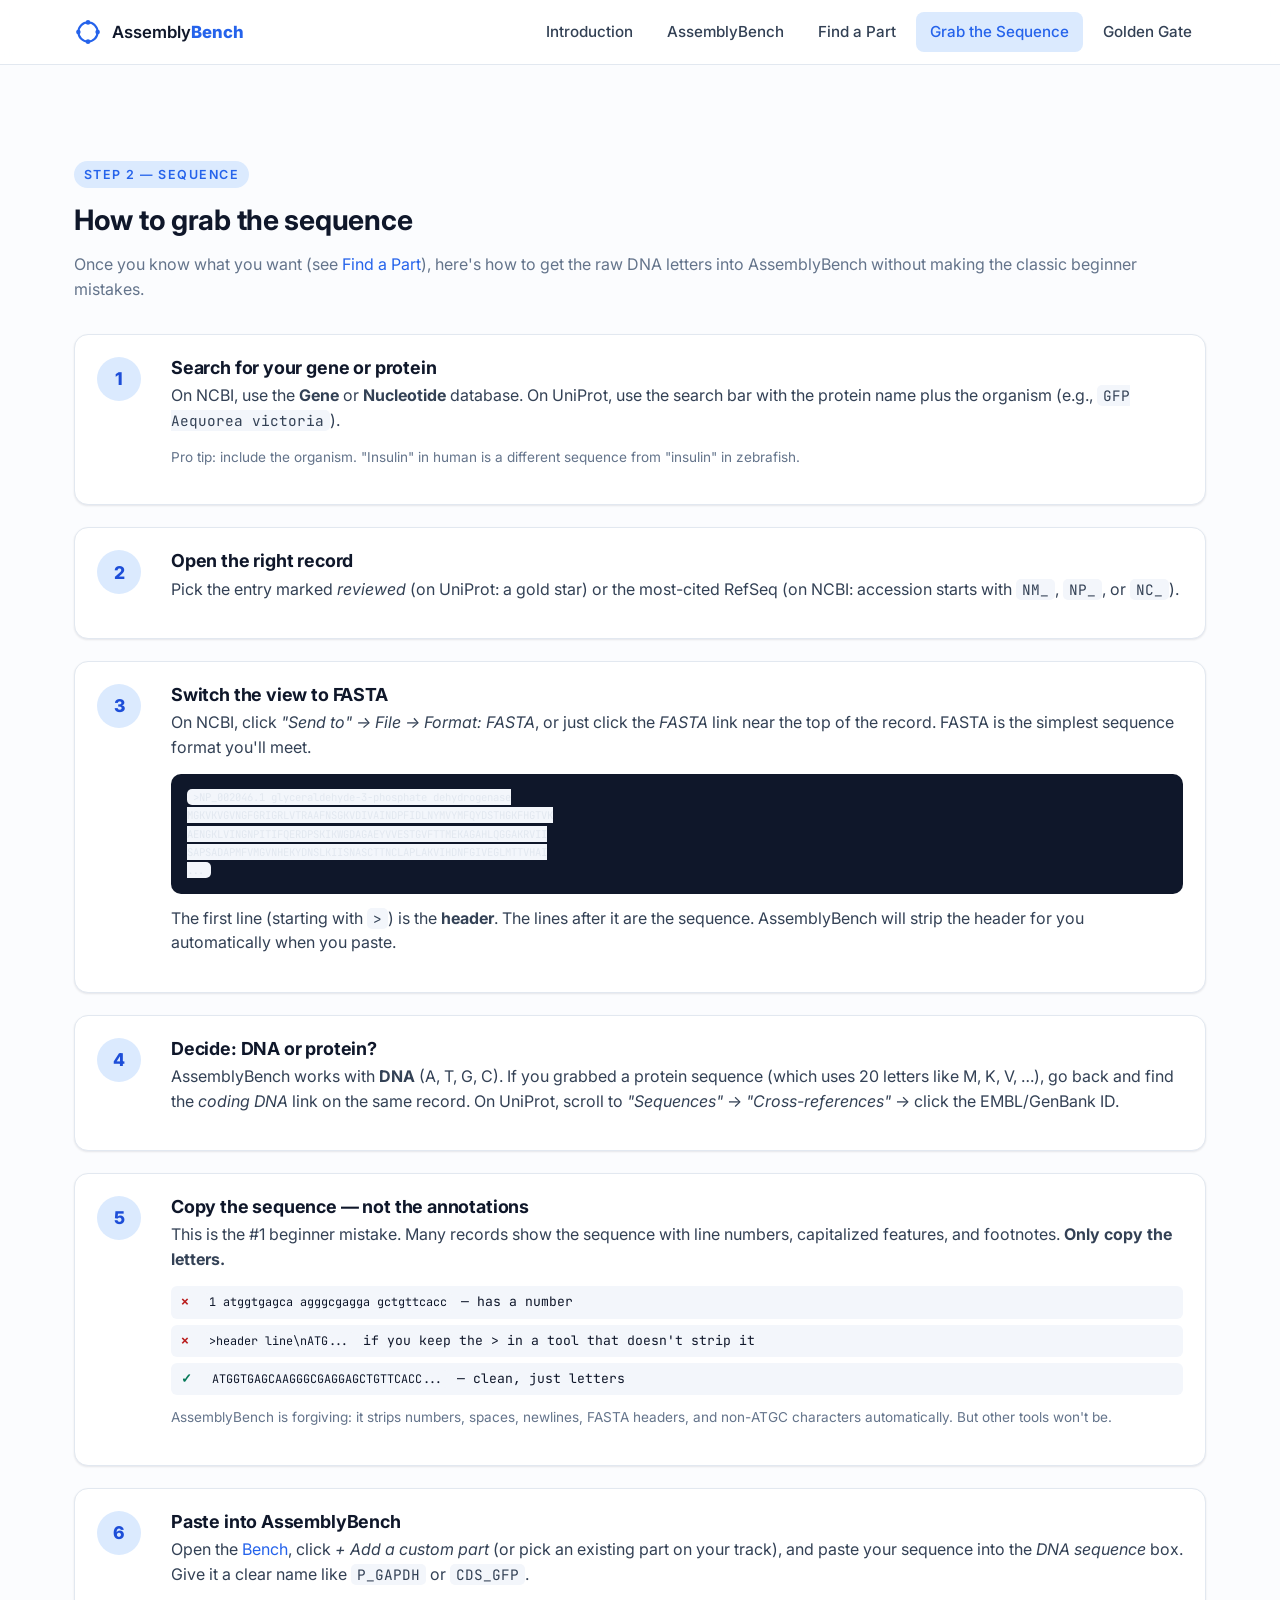
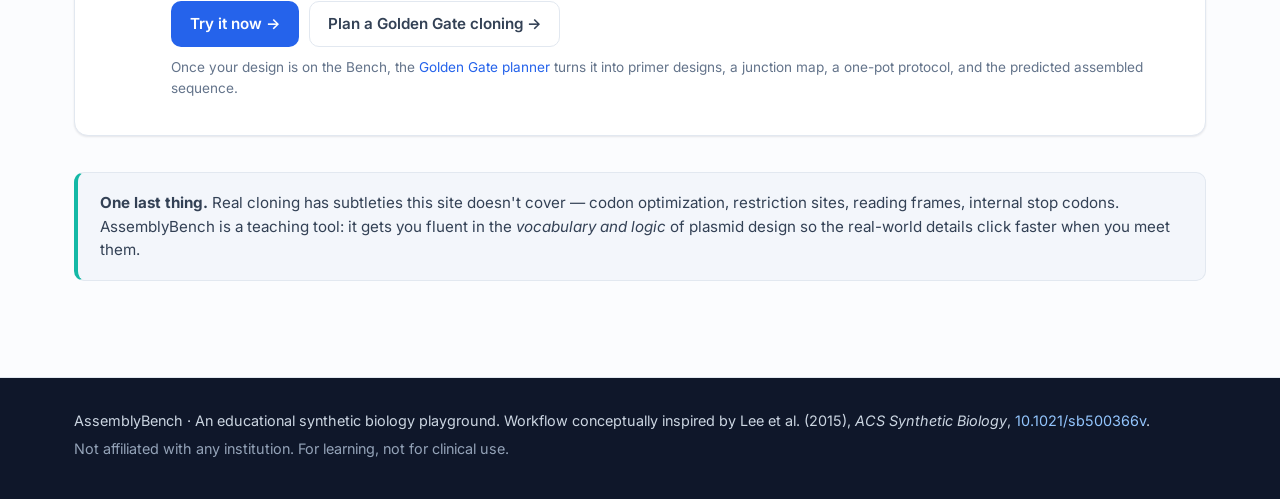
<file: grab.html>
<!DOCTYPE html>
<html lang="en">
<head>
<meta charset="UTF-8" />
<meta name="viewport" content="width=device-width, initial-scale=1.0" />
<title>AssemblyBench — How to grab the sequence</title>
<meta name="description" content="A practical tutorial for pulling DNA sequences out of public databases and pasting them cleanly into AssemblyBench." />
<link rel="stylesheet" href="styles.css" />
<link rel="preconnect" href="https://fonts.googleapis.com" />
<link rel="preconnect" href="https://fonts.gstatic.com" crossorigin />
<link href="https://fonts.googleapis.com/css2?family=Inter:wght@400;500;600;700;800&family=JetBrains+Mono:wght@400;500&display=swap" rel="stylesheet" />
</head>
<body>

<header class="topnav" id="topnav">
  <div class="nav-inner">
    <a href="index.html" class="brand">
      <span class="brand-mark" aria-hidden="true">
        <svg viewBox="0 0 32 32" width="28" height="28">
          <circle cx="16" cy="16" r="11" fill="none" stroke="currentColor" stroke-width="2.5"/>
          <circle cx="16" cy="5" r="2.6" fill="currentColor"/>
          <circle cx="27" cy="16" r="2.6" fill="currentColor"/>
          <circle cx="16" cy="27" r="2.6" fill="currentColor"/>
          <circle cx="5" cy="16" r="2.6" fill="currentColor"/>
        </svg>
      </span>
      <span class="brand-text">Assembly<strong>Bench</strong></span>
    </a>
    <nav class="nav-links" aria-label="Primary">
      <a href="index.html">Introduction</a>
      <a href="bench.html">AssemblyBench</a>
      <a href="find.html">Find a Part</a>
      <a href="grab.html" class="is-active">Grab the Sequence</a>
      <a href="goldengate.html">Golden Gate</a>
    </nav>
    <button id="navToggle" class="nav-toggle" aria-label="Toggle menu" aria-expanded="false">
      <span></span><span></span><span></span>
    </button>
  </div>
</header>

<main>

<section class="section">
  <div class="container">
    <p class="eyebrow">Step 2 — Sequence</p>
    <h2>How to grab the sequence</h2>
    <p class="muted">Once you know what you want (see <a href="find.html">Find a Part</a>), here's how to get the raw DNA letters into AssemblyBench without making the classic beginner mistakes.</p>

    <ol class="steps">
      <li class="step">
        <div class="step-num">1</div>
        <div class="step-body">
          <h3>Search for your gene or protein</h3>
          <p>On NCBI, use the <strong>Gene</strong> or <strong>Nucleotide</strong> database. On UniProt, use the search bar with the protein name plus the organism (e.g., <code>GFP Aequorea victoria</code>).</p>
          <p class="muted small">Pro tip: include the organism. "Insulin" in human is a different sequence from "insulin" in zebrafish.</p>
        </div>
      </li>

      <li class="step">
        <div class="step-num">2</div>
        <div class="step-body">
          <h3>Open the right record</h3>
          <p>Pick the entry marked <em>reviewed</em> (on UniProt: a gold star) or the most-cited RefSeq (on NCBI: accession starts with <code>NM_</code>, <code>NP_</code>, or <code>NC_</code>).</p>
        </div>
      </li>

      <li class="step">
        <div class="step-num">3</div>
        <div class="step-body">
          <h3>Switch the view to FASTA</h3>
          <p>On NCBI, click <em>"Send to" → File → Format: FASTA</em>, or just click the <em>FASTA</em> link near the top of the record. FASTA is the simplest sequence format you'll meet.</p>

          <div class="code-block">
<pre><code>&gt;NP_002046.1 glyceraldehyde-3-phosphate dehydrogenase
MGKVKVGVNGFGRIGRLVTRAAFNSGKVDIVAINDPFIDLNYMVYMFQYDSTHGKFHGTVK
AENGKLVINGNPITIFQERDPSKIKWGDAGAEYVVESTGVFTTMEKAGAHLQGGAKRVII
SAPSADAPMFVMGVNHEKYDNSLKIISNASCTTNCLAPLAKVIHDNFGIVEGLMTTVHAI
...</code></pre>
          </div>

          <p>The first line (starting with <code>&gt;</code>) is the <strong>header</strong>. The lines after it are the sequence. AssemblyBench will strip the header for you automatically when you paste.</p>
        </div>
      </li>

      <li class="step">
        <div class="step-num">4</div>
        <div class="step-body">
          <h3>Decide: DNA or protein?</h3>
          <p>AssemblyBench works with <strong>DNA</strong> (A, T, G, C). If you grabbed a protein sequence (which uses 20 letters like M, K, V, …), go back and find the <em>coding DNA</em> link on the same record. On UniProt, scroll to <em>"Sequences"</em> → <em>"Cross-references"</em> → click the EMBL/GenBank ID.</p>
        </div>
      </li>

      <li class="step">
        <div class="step-num">5</div>
        <div class="step-body">
          <h3>Copy the sequence — not the annotations</h3>
          <p>This is the #1 beginner mistake. Many records show the sequence with line numbers, capitalized features, and footnotes. <strong>Only copy the letters.</strong></p>
          <ul class="mistake-list">
            <li><span class="bad">✕</span> <code>1 atggtgagca agggcgagga gctgttcacc</code> — has a number</li>
            <li><span class="bad">✕</span> <code>&gt;header line\nATG...</code> if you keep the &gt; in a tool that doesn't strip it</li>
            <li><span class="good">✓</span> <code>ATGGTGAGCAAGGGCGAGGAGCTGTTCACC...</code> — clean, just letters</li>
          </ul>
          <p class="muted small">AssemblyBench is forgiving: it strips numbers, spaces, newlines, FASTA headers, and non-ATGC characters automatically. But other tools won't be.</p>
        </div>
      </li>

      <li class="step">
        <div class="step-num">6</div>
        <div class="step-body">
          <h3>Paste into AssemblyBench</h3>
          <p>Open the <a href="bench.html">Bench</a>, click <em>+ Add a custom part</em> (or pick an existing part on your track), and paste your sequence into the <em>DNA sequence</em> box. Give it a clear name like <code>P_GAPDH</code> or <code>CDS_GFP</code>.</p>
          <div style="display:flex; gap:10px; flex-wrap:wrap; margin-top:8px;">
            <a href="bench.html" class="btn btn-primary">Try it now →</a>
            <a href="goldengate.html" class="btn btn-ghost">Plan a Golden Gate cloning →</a>
          </div>
          <p class="muted small" style="margin-top:10px;">Once your design is on the Bench, the <a href="goldengate.html">Golden Gate planner</a> turns it into primer designs, a junction map, a one-pot protocol, and the predicted assembled sequence.</p>
        </div>
      </li>
    </ol>

    <div class="callout callout-soft">
      <strong>One last thing.</strong> Real cloning has subtleties this site doesn't cover —
      codon optimization, restriction sites, reading frames, internal stop codons. AssemblyBench
      is a teaching tool: it gets you fluent in the <em>vocabulary and logic</em> of plasmid
      design so the real-world details click faster when you meet them.
    </div>
  </div>
</section>

</main>

<footer class="site-footer">
  <div class="container footer-inner">
    <p>
      AssemblyBench · An educational synthetic biology playground.
      Workflow conceptually inspired by Lee et&nbsp;al. (2015), <em>ACS Synthetic Biology</em>,
      <a href="https://pubs.acs.org/doi/10.1021/sb500366v" target="_blank" rel="noopener">10.1021/sb500366v</a>.
    </p>
    <p class="muted small">Not affiliated with any institution. For learning, not for clinical use.</p>
  </div>
</footer>

<script src="nav.js"></script>
</body>
</html>
</file>
<file: styles.css>
/* ==========================================================
   AssemblyBench — Styles
   ========================================================== */

:root {
  --bg: #fbfcfe;
  --bg-soft: #f3f6fb;
  --bg-card: #ffffff;
  --ink: #0f172a;
  --ink-2: #334155;
  --muted: #64748b;
  --line: #e2e8f0;
  --line-2: #cbd5e1;

  --brand: #2563eb;
  --brand-dark: #1d4ed8;
  --brand-soft: #dbeafe;
  --accent: #14b8a6;

  --promoter: #3b82f6;
  --rbs: #10b981;
  --cds: #f59e0b;
  --terminator: #ef4444;
  --origin: #8b5cf6;
  --resistance: #06b6d4;
  --other: #94a3b8;

  --shadow-sm: 0 1px 2px rgba(15,23,42,.06), 0 1px 3px rgba(15,23,42,.04);
  --shadow-md: 0 4px 10px rgba(15,23,42,.06), 0 2px 6px rgba(15,23,42,.04);
  --shadow-lg: 0 18px 40px -10px rgba(15,23,42,.18), 0 6px 16px rgba(15,23,42,.06);

  --radius: 14px;
  --radius-sm: 10px;

  --font-sans: 'Inter', system-ui, -apple-system, 'Segoe UI', Roboto, sans-serif;
  --font-mono: 'JetBrains Mono', ui-monospace, SFMono-Regular, Menlo, monospace;
}

* { box-sizing: border-box; }
html, body { margin: 0; padding: 0; }
html { scroll-behavior: smooth; scroll-padding-top: 72px; }

body {
  font-family: var(--font-sans);
  color: var(--ink);
  background: var(--bg);
  line-height: 1.55;
  -webkit-font-smoothing: antialiased;
}

a { color: var(--brand); text-decoration: none; }
a:hover { text-decoration: underline; }

h1, h2, h3, h4 { font-weight: 700; letter-spacing: -0.01em; line-height: 1.2; color: var(--ink); }
h1 { font-size: clamp(2rem, 3.6vw, 3rem); margin: 0 0 1rem; letter-spacing: -0.02em; }
h2 { font-size: clamp(1.6rem, 2.2vw, 2.1rem); margin: 0 0 .9rem; }
h3 { font-size: 1.12rem; margin: 0 0 .4rem; }
h4 { font-size: .95rem; margin: 0 0 .25rem; }
p { margin: 0 0 .9rem; color: var(--ink-2); }
.muted { color: var(--muted); }
.small { font-size: .85rem; }

code, pre {
  font-family: var(--font-mono);
  font-size: .9em;
  /* slashed zero so 0 vs 8 vs O is clear in DNA/numeric output everywhere */
  font-feature-settings: 'zero' 1, 'tnum' 1, 'ss01' 1;
  font-variant-numeric: tabular-nums slashed-zero;
}
code { background: var(--bg-soft); padding: 1px 6px; border-radius: 5px; }

.container { max-width: 1180px; margin: 0 auto; padding: 0 24px; }

.eyebrow {
  display: inline-block;
  font-size: .78rem;
  font-weight: 600;
  letter-spacing: .12em;
  text-transform: uppercase;
  color: var(--brand);
  background: var(--brand-soft);
  padding: 4px 10px;
  border-radius: 999px;
  margin: 0 0 1rem;
}

/* ============ NAV ============ */
.topnav {
  position: sticky;
  top: 0;
  z-index: 50;
  background: rgba(255,255,255,.85);
  backdrop-filter: saturate(180%) blur(10px);
  -webkit-backdrop-filter: saturate(180%) blur(10px);
  border-bottom: 1px solid var(--line);
}
.nav-inner {
  max-width: 1180px;
  margin: 0 auto;
  padding: 12px 24px;
  display: flex;
  align-items: center;
  gap: 24px;
}
.brand {
  display: inline-flex;
  align-items: center;
  gap: 10px;
  color: var(--ink);
  font-weight: 600;
  font-size: 1.05rem;
}
.brand:hover { text-decoration: none; }
.brand-mark { color: var(--brand); display: inline-flex; }
.brand-text strong { color: var(--brand); font-weight: 800; }
.nav-links {
  margin-left: auto;
  display: flex;
  gap: 6px;
  flex-wrap: wrap;
}
.nav-links a {
  color: var(--ink-2);
  padding: 8px 14px;
  border-radius: 8px;
  font-weight: 500;
  font-size: .95rem;
}
.nav-links a:hover { background: var(--bg-soft); text-decoration: none; color: var(--ink); }
.nav-links a.is-active { color: var(--brand); background: var(--brand-soft); }

.nav-toggle {
  display: none;
  background: none;
  border: 0;
  width: 40px;
  height: 40px;
  flex-direction: column;
  justify-content: center;
  gap: 5px;
  cursor: pointer;
  padding: 0 8px;
}
.nav-toggle span { display: block; height: 2px; background: var(--ink); border-radius: 2px; }

@media (max-width: 820px) {
  .nav-toggle { display: inline-flex; margin-left: auto; }
  .nav-links {
    position: absolute;
    top: 100%;
    left: 0;
    right: 0;
    background: #fff;
    flex-direction: column;
    gap: 0;
    padding: 8px 16px 14px;
    border-bottom: 1px solid var(--line);
    display: none;
  }
  .nav-links.is-open { display: flex; }
  .nav-links a { padding: 10px 12px; }
}

/* ============ SECTIONS ============ */
.section {
  padding: 96px 0;
  border-bottom: 1px solid var(--line);
}
.section-soft { background: var(--bg-soft); }
.section-intro {
  padding-top: 64px;
  background:
    radial-gradient(1200px 600px at 80% -10%, #e9f1ff 0%, transparent 60%),
    radial-gradient(900px 500px at 0% 0%, #e6fbf4 0%, transparent 60%),
    #fbfcfe;
}

.lede { font-size: 1.15rem; max-width: 720px; color: var(--ink-2); }

.hero-cta {
  display: flex;
  gap: 12px;
  margin: 24px 0 56px;
  flex-wrap: wrap;
}

/* Hero figure (the workflow row) */
.hero-figure {
  display: grid;
  grid-template-columns: 1fr auto 1fr auto 1fr auto 1fr;
  align-items: stretch;
  gap: 14px;
  padding: 28px;
  background: #fff;
  border: 1px solid var(--line);
  border-radius: 18px;
  box-shadow: var(--shadow-md);
}
.flow-step {
  display: flex;
  flex-direction: column;
  align-items: flex-start;
  text-align: left;
  padding: 8px 4px;
}
.flow-dot {
  width: 32px;
  height: 32px;
  border-radius: 50%;
  background: var(--brand);
  color: #fff;
  font-weight: 700;
  font-size: .9rem;
  display: inline-flex;
  align-items: center;
  justify-content: center;
  margin-bottom: 10px;
}
.flow-step h4 { font-size: 1rem; }
.flow-step p { font-size: .9rem; color: var(--muted); margin: 0; }
.flow-arrow {
  display: flex;
  align-items: center;
  justify-content: center;
  color: var(--line-2);
  font-size: 1.5rem;
  font-weight: 300;
}
.figure-caption {
  margin: 14px 0 0;
  font-size: .85rem;
  color: var(--muted);
}

@media (max-width: 820px) {
  .hero-figure { grid-template-columns: 1fr; }
  .flow-arrow { transform: rotate(90deg); }
}

/* ============ BUTTONS ============ */
.btn {
  display: inline-flex;
  align-items: center;
  justify-content: center;
  gap: 8px;
  padding: 10px 18px;
  border-radius: 10px;
  font-weight: 600;
  font-size: .95rem;
  border: 1px solid transparent;
  cursor: pointer;
  font-family: inherit;
  transition: transform .04s ease, box-shadow .15s ease, background .15s ease, color .15s ease;
  background: transparent;
  color: var(--ink);
}
.btn:active { transform: translateY(1px); }
.btn-primary {
  background: var(--brand);
  color: #fff;
}
.btn-primary:hover { background: var(--brand-dark); text-decoration: none; }
.btn-ghost {
  background: #fff;
  border-color: var(--line);
  color: var(--ink-2);
}
.btn-ghost:hover { background: var(--bg-soft); color: var(--ink); text-decoration: none; }
.btn-danger {
  background: #fee2e2;
  color: #b91c1c;
  border-color: #fecaca;
}
.btn-danger:hover { background: #fecaca; }
.btn-block { width: 100%; }

.icon-btn {
  background: transparent;
  border: 0;
  font-size: 1.1rem;
  color: var(--muted);
  cursor: pointer;
  width: 32px;
  height: 32px;
  border-radius: 8px;
}
.icon-btn:hover { background: var(--bg-soft); color: var(--ink); }

/* ============ GRIDS ============ */
.grid-2 {
  display: grid;
  grid-template-columns: 1.05fr 1fr;
  gap: 56px;
  align-items: center;
}
@media (max-width: 900px) { .grid-2 { grid-template-columns: 1fr; gap: 32px; } }

.plasmid-illustration {
  background: #fff;
  border: 1px solid var(--line);
  border-radius: 20px;
  padding: 18px;
  box-shadow: var(--shadow-md);
  aspect-ratio: 1 / 1;
  max-width: 440px;
  margin-left: auto;
}

/* Part cards */
.part-grid {
  display: grid;
  grid-template-columns: repeat(auto-fill, minmax(220px, 1fr));
  gap: 18px;
  margin-top: 28px;
}
.part-card {
  background: #fff;
  border: 1px solid var(--line);
  border-radius: var(--radius);
  padding: 20px;
  position: relative;
  transition: transform .12s ease, box-shadow .15s ease, border-color .15s ease;
  overflow: hidden;
}
.part-card:hover {
  transform: translateY(-2px);
  border-color: var(--line-2);
  box-shadow: var(--shadow-md);
}
.part-card .part-swatch {
  width: 36px;
  height: 6px;
  border-radius: 999px;
  background: var(--c, var(--brand));
  margin-bottom: 12px;
}
.part-card h3 { margin-bottom: 2px; }
.part-tag {
  display: inline-block;
  font-size: .78rem;
  color: var(--muted);
  margin: 0 0 .6rem;
}
.part-card p:last-child { margin-bottom: 0; font-size: .92rem; }

/* ============ BENCH ============ */
.section-bench { background: linear-gradient(180deg, #fff 0%, var(--bg-soft) 100%); }

.bench-tips {
  list-style: none;
  padding: 14px 18px;
  margin: 14px 0 0;
  background: #fff;
  border: 1px solid var(--line);
  border-left: 4px solid var(--brand);
  border-radius: 10px;
  display: grid;
  grid-template-columns: repeat(auto-fit, minmax(220px, 1fr));
  gap: 6px 18px;
}
.bench-tips li { color: var(--ink-2); }
.bench-tips strong { color: var(--ink); }

.bench-notice {
  margin: 0 0 12px;
  padding: 8px 12px;
  background: #ecfdf5;
  color: #065f46;
  border-radius: 8px;
  font-size: .88rem;
  font-weight: 500;
  display: none;
}
.bench-notice.is-visible { display: block; animation: noticeIn .25s ease-out; }
@keyframes noticeIn {
  from { opacity: 0; transform: translateY(-4px); }
  to   { opacity: 1; transform: translateY(0); }
}

.bench-grid {
  display: grid;
  grid-template-columns: 280px 1fr;
  gap: 24px;
  margin-top: 28px;
}
@media (max-width: 980px) { .bench-grid { grid-template-columns: 1fr; } }

.bench-library {
  background: #fff;
  border: 1px solid var(--line);
  border-radius: var(--radius);
  padding: 18px;
  box-shadow: var(--shadow-sm);
  position: sticky;
  top: 80px;
  align-self: start;
  max-height: calc(100vh - 110px);
  display: flex;
  flex-direction: column;
}
@media (max-width: 980px) { .bench-library { position: static; max-height: none; } }
.library-head h3 { margin: 0 0 2px; }
.library-filter {
  display: flex;
  gap: 6px;
  flex-wrap: wrap;
  margin: 14px 0 12px;
}
.chip {
  background: var(--bg-soft);
  border: 1px solid var(--line);
  color: var(--ink-2);
  font-size: .78rem;
  padding: 4px 10px;
  border-radius: 999px;
  cursor: pointer;
  font-family: inherit;
}
.chip:hover { border-color: var(--line-2); color: var(--ink); }
.chip.is-active { background: var(--brand); color: #fff; border-color: var(--brand); }

.library-list {
  list-style: none;
  margin: 0;
  padding: 0;
  overflow-y: auto;
  flex: 1;
  display: flex;
  flex-direction: column;
  gap: 6px;
}
.library-item {
  display: flex;
  flex-direction: column;
  gap: 0;
  padding: 6px 10px;
  border-radius: 10px;
  border: 1px solid transparent;
  cursor: grab;
}
.library-item:active { cursor: grabbing; }
.library-item:hover { background: var(--bg-soft); }
.library-item.dragging { opacity: .5; }
.library-item.is-expanded { background: var(--bg-soft); border-color: var(--line); }
.library-item .li-row {
  display: flex;
  align-items: center;
  gap: 10px;
}
.library-item .li-summary {
  margin-top: 6px;
  padding: 8px 10px 4px;
  border-top: 1px dashed var(--line);
  font-size: .82rem;
  color: var(--ink-2);
}
.library-item .li-summary p { margin: 0 0 4px; }
.library-item .li-info {
  background: transparent;
  border: 1px solid var(--line);
  color: var(--muted);
  width: 22px;
  height: 22px;
  border-radius: 50%;
  font-family: 'Times New Roman', serif;
  font-style: italic;
  font-size: .85rem;
  font-weight: 700;
  cursor: pointer;
  padding: 0;
  display: inline-flex;
  align-items: center;
  justify-content: center;
}
.library-item .li-info:hover { color: var(--brand); border-color: var(--brand); background: #fff; }
.library-item.is-expanded .li-info { color: var(--brand); border-color: var(--brand); }
.library-item .li-swatch {
  width: 10px;
  height: 10px;
  border-radius: 50%;
  background: var(--c);
  flex: 0 0 auto;
}
.library-item .li-text { flex: 1; min-width: 0; }
.library-item .li-name { font-weight: 600; font-size: .92rem; line-height: 1.2; }
.library-item .li-meta { font-size: .75rem; color: var(--muted); }
.library-item button {
  background: var(--brand-soft);
  color: var(--brand-dark);
  border: 0;
  font-size: .82rem;
  font-weight: 600;
  padding: 5px 10px;
  border-radius: 7px;
  cursor: pointer;
  font-family: inherit;
}
.library-item button:hover { background: var(--brand); color: #fff; }

#addCustomBtn { margin-top: 12px; }

/* Workspace */
.bench-workspace {
  background: #fff;
  border: 1px solid var(--line);
  border-radius: var(--radius);
  padding: 22px;
  box-shadow: var(--shadow-sm);
  min-height: 480px;
  display: flex;
  flex-direction: column;
}
.workspace-head {
  display: flex;
  align-items: center;
  gap: 16px;
  margin-bottom: 18px;
}
.workspace-head > div:first-child { flex: 1; min-width: 0; }
.plasmid-name {
  font-family: inherit;
  font-size: 1.4rem;
  font-weight: 700;
  border: 0;
  outline: 0;
  width: 100%;
  background: transparent;
  color: var(--ink);
  padding: 2px 0;
  border-bottom: 2px dashed transparent;
}
.plasmid-name:hover, .plasmid-name:focus { border-bottom-color: var(--line-2); }
#plasmidStats { margin: 0; font-size: .85rem; }
.workspace-actions { display: flex; gap: 8px; flex-wrap: wrap; }

.workspace-views {
  display: inline-flex;
  background: var(--bg-soft);
  border-radius: 10px;
  padding: 4px;
  margin-bottom: 14px;
  width: max-content;
}
.view-tab {
  background: transparent;
  border: 0;
  padding: 6px 14px;
  border-radius: 7px;
  font-family: inherit;
  font-size: .88rem;
  font-weight: 500;
  color: var(--ink-2);
  cursor: pointer;
}
.view-tab.is-active { background: #fff; color: var(--ink); box-shadow: var(--shadow-sm); }

/* Linear track */
.track-wrap { flex: 1; min-height: 0; }
.track {
  position: relative;
  border: 2px dashed var(--line-2);
  border-radius: 12px;
  background:
    repeating-linear-gradient(135deg, transparent 0 12px, rgba(148,163,184,.06) 12px 13px),
    #fff;
  min-height: 280px;
  padding: 18px;
  display: flex;
  flex-wrap: wrap;
  gap: 10px;
  align-content: flex-start;
  align-items: center;
  transition: background .15s ease, border-color .15s ease;
}

/* Floating drag preview that follows the cursor */
.drag-follower {
  position: fixed;
  z-index: 200;
  top: 0;
  left: 0;
  pointer-events: none;
  opacity: 0;
  transform: translateZ(0) scale(.98);
  transition: opacity .08s ease, transform .08s ease;
  filter: drop-shadow(0 10px 22px rgba(15,23,42,.22));
}
.drag-follower.is-visible {
  opacity: 1;
  transform: translateZ(0) scale(1);
}
.drag-follower .track-part-ghost {
  display: inline-flex;
  align-items: center;
  gap: 6px;
  padding: 8px 14px 8px 8px;
  background: #fff;
  border: 1.5px solid var(--c);
  border-left: 6px solid var(--c);
  border-radius: 10px;
  font-size: .9rem;
  font-weight: 500;
  color: var(--ink);
  white-space: nowrap;
}
.drag-follower .tp-type {
  font-size: .68rem;
  text-transform: uppercase;
  letter-spacing: .08em;
  color: var(--c);
  font-weight: 700;
  margin-right: 4px;
}
.drag-follower .tp-bp {
  font-family: var(--font-mono);
  font-size: .72rem;
  color: var(--muted);
  margin-left: 6px;
  font-feature-settings: 'zero' 1, 'tnum' 1, 'ss01' 1;
  font-variant-numeric: tabular-nums slashed-zero;
}

/* Drop-position placeholder: a chip-shaped dimmed ghost slotted into the
   track at the projected drop index so other parts visibly shift to make
   room. Sits in the flex flow so the layout reflows naturally. */
.track-part-placeholder {
  display: inline-flex;
  align-items: center;
  gap: 6px;
  padding: 8px 14px 8px 8px;
  border-radius: 10px;
  border: 2px dashed var(--c, var(--brand));
  background: rgba(37, 99, 235, .06);
  color: var(--ink-2);
  font-size: .9rem;
  font-weight: 500;
  opacity: 0;
  transform: scale(.96);
  transition: opacity .12s ease, transform .12s ease;
  pointer-events: none;
  user-select: none;
}
.track-part-placeholder.is-visible {
  opacity: 1;
  transform: scale(1);
}
.track-part-placeholder .tp-type {
  font-size: .68rem;
  text-transform: uppercase;
  letter-spacing: .08em;
  color: var(--c);
  font-weight: 700;
  margin-right: 4px;
  opacity: .8;
}
.track-part-placeholder .tp-bp {
  font-family: var(--font-mono);
  font-size: .72rem;
  color: var(--muted);
  margin-left: 6px;
  font-feature-settings: 'zero' 1, 'tnum' 1, 'ss01' 1;
  font-variant-numeric: tabular-nums slashed-zero;
}

/* When reordering an existing track part, dim the original in place — matching
   the way a library item dims while being dragged — and let the placeholder
   show where the part will land. */
.track-part.is-source-hidden {
  opacity: .5;
}
.track[data-empty="true"] {
  align-items: center;
  justify-content: center;
}
.track.is-drop-target {
  border-color: var(--brand);
  background:
    repeating-linear-gradient(135deg, transparent 0 12px, rgba(37,99,235,.08) 12px 13px),
    #fff;
}
.track-empty {
  color: var(--muted);
  text-align: center;
  margin: 0;
  max-width: 360px;
}

.track-part {
  position: relative;
  display: inline-flex;
  align-items: center;
  gap: 6px;
  padding: 8px 14px 8px 8px;
  background: #fff;
  border: 1.5px solid var(--c);
  border-left: 6px solid var(--c);
  border-radius: 10px;
  cursor: grab;
  font-size: .9rem;
  font-weight: 500;
  color: var(--ink);
  box-shadow: var(--shadow-sm);
  transition: transform .08s ease, box-shadow .12s ease;
  user-select: none;
}
.track-part:hover {
  transform: translateY(-1px);
  box-shadow: var(--shadow-md);
}
.track-part .tp-arrow {
  display: inline-block;
  width: 8px;
  height: 8px;
  border-top: 2px solid var(--c);
  border-right: 2px solid var(--c);
  transform: rotate(45deg);
  margin-left: 6px;
}
.track-part .tp-type {
  font-size: .68rem;
  text-transform: uppercase;
  letter-spacing: .08em;
  color: var(--c);
  font-weight: 700;
  margin-right: 4px;
}
.track-part .tp-bp {
  font-family: var(--font-mono);
  font-size: .72rem;
  color: var(--muted);
  margin-left: 6px;
}

/* Drop-to-discard target — only present while a track part is being dragged. */
.discard-zone {
  display: none;
  align-items: center;
  justify-content: center;
  gap: 10px;
  margin-top: 12px;
  padding: 14px 16px;
  border: 2px dashed var(--line-2);
  border-radius: 12px;
  background: #fff;
  color: var(--muted);
  font-size: .92rem;
  font-weight: 500;
  transition: border-color .15s ease, color .15s ease, background .15s ease;
}
.discard-zone.is-active { display: flex; }
.discard-zone.is-drop-target {
  border-color: #ef4444;
  color: #ef4444;
  background: rgba(239, 68, 68, .06);
}
.discard-zone .discard-icon { flex: 0 0 auto; }

.track-divider {
  align-self: stretch;
  width: 2px;
  background: var(--line);
  margin: 4px 2px;
  border-radius: 1px;
}

/* Circular view */
.circular-wrap {
  display: flex;
  align-items: center;
  justify-content: center;
  min-height: 320px;
  padding: 12px;
}
#circularSvg { max-width: 420px; width: 100%; height: auto; }

/* Validator */
.validator {
  margin-top: 18px;
  display: flex;
  flex-direction: column;
  gap: 8px;
}
.v-row {
  display: flex;
  gap: 10px;
  align-items: flex-start;
  padding: 10px 14px;
  border-radius: 10px;
  font-size: .9rem;
}
.v-row .v-ico { flex: 0 0 18px; font-weight: 800; }
.v-ok      { background: #ecfdf5; color: #065f46; }
.v-warn    { background: #fff7ed; color: #9a3412; }
.v-err     { background: #fef2f2; color: #991b1b; }
.v-info    { background: #eff6ff; color: #1e40af; }

/* ============ RESOURCES ============ */
.resource-grid {
  display: grid;
  grid-template-columns: repeat(auto-fill, minmax(260px, 1fr));
  gap: 18px;
  margin-top: 28px;
}
.resource-card {
  background: #fff;
  border: 1px solid var(--line);
  border-radius: var(--radius);
  padding: 22px;
  display: flex;
  flex-direction: column;
  gap: 6px;
  color: var(--ink);
  transition: transform .12s ease, box-shadow .15s ease, border-color .15s ease;
}
.resource-card:hover {
  text-decoration: none;
  transform: translateY(-2px);
  border-color: var(--line-2);
  box-shadow: var(--shadow-md);
}
.resource-mark {
  width: 44px; height: 44px;
  border-radius: 12px;
  background: var(--c);
  color: #fff;
  display: inline-flex;
  align-items: center;
  justify-content: center;
  font-weight: 800;
  font-size: .82rem;
  letter-spacing: .04em;
  margin-bottom: 8px;
}
.resource-card h3 { margin: 0; }
.resource-tag { color: var(--muted); font-size: .85rem; margin: 0 0 .4rem; }
.resource-card p:not(.resource-tag) { font-size: .92rem; color: var(--ink-2); margin: 0 0 .4rem; }
.resource-when { font-size: .8rem; color: var(--muted); margin-top: auto; padding-top: 8px; }

.callout {
  margin-top: 36px;
  padding: 18px 22px;
  background: #fff;
  border: 1px solid var(--line);
  border-left: 4px solid var(--brand);
  border-radius: 10px;
  color: var(--ink-2);
  font-size: .95rem;
}
.callout-soft {
  background: var(--bg-soft);
  border-left-color: var(--accent);
}

/* ============ STEPS ============ */
.steps {
  list-style: none;
  padding: 0;
  margin: 32px 0 0;
  display: flex;
  flex-direction: column;
  gap: 22px;
}
.step {
  display: grid;
  grid-template-columns: 56px 1fr;
  gap: 18px;
  background: #fff;
  border: 1px solid var(--line);
  border-radius: var(--radius);
  padding: 22px;
  box-shadow: var(--shadow-sm);
}
.step-num {
  width: 44px; height: 44px;
  border-radius: 50%;
  background: var(--brand-soft);
  color: var(--brand-dark);
  font-weight: 800;
  display: inline-flex;
  align-items: center;
  justify-content: center;
  font-size: 1.1rem;
}
.step-body h3 { margin-bottom: .3rem; }
.code-block {
  margin: 12px 0;
  background: #0f172a;
  color: #e2e8f0;
  border-radius: 10px;
  padding: 14px 16px;
  overflow-x: auto;
  font-family: var(--font-mono);
  font-size: .82rem;
  line-height: 1.55;
}
.code-block pre { margin: 0; }
.mistake-list {
  list-style: none;
  padding: 0;
  margin: 6px 0 12px;
  display: flex;
  flex-direction: column;
  gap: 6px;
}
.mistake-list li {
  font-family: var(--font-mono);
  font-size: .82rem;
  background: var(--bg-soft);
  padding: 6px 10px;
  border-radius: 6px;
}
.mistake-list .bad  { color: #b91c1c; font-weight: 700; margin-right: 6px; }
.mistake-list .good { color: #047857; font-weight: 700; margin-right: 6px; }

/* ============ DIALOG ============ */
.dialog {
  border: 0;
  border-radius: 16px;
  padding: 0;
  width: min(560px, 92vw);
  box-shadow: var(--shadow-lg);
  background: #fff;
}
.dialog::backdrop { background: rgba(15,23,42,.45); backdrop-filter: blur(2px); }
.dialog-inner { display: flex; flex-direction: column; }
.dialog-head {
  display: flex;
  align-items: center;
  padding: 16px 18px;
  border-bottom: 1px solid var(--line);
}
.dialog-head h3 { margin: 0; flex: 1; }
.dialog-body {
  padding: 18px;
  display: flex;
  flex-direction: column;
  gap: 14px;
}
.dialog-foot {
  display: flex;
  gap: 8px;
  align-items: center;
  padding: 14px 18px;
  border-top: 1px solid var(--line);
  background: var(--bg-soft);
  border-radius: 0 0 16px 16px;
}
.dialog-foot .spacer { flex: 1; }

.field { display: flex; flex-direction: column; gap: 6px; }
.field > span { font-size: .85rem; font-weight: 600; color: var(--ink-2); }
.field input, .field select, .field textarea {
  font-family: inherit;
  font-size: .95rem;
  padding: 10px 12px;
  border: 1px solid var(--line-2);
  border-radius: 8px;
  background: #fff;
  color: var(--ink);
  outline: none;
  transition: border-color .15s ease, box-shadow .15s ease;
}
.field textarea { font-family: var(--font-mono); font-size: .85rem; resize: vertical; }
.field input:focus, .field select:focus, .field textarea:focus {
  border-color: var(--brand);
  box-shadow: 0 0 0 3px rgba(37,99,235,.15);
}
.field-hint { font-size: .8rem; color: var(--muted); }

/* ============ TOOLTIP ============ */
.tooltip {
  position: fixed;
  z-index: 100;
  background: #0f172a;
  color: #fff;
  font-size: .82rem;
  line-height: 1.45;
  padding: 8px 12px;
  border-radius: 8px;
  max-width: 260px;
  box-shadow: var(--shadow-lg);
  pointer-events: none;
  opacity: 0;
  transform: translateY(-4px);
  transition: opacity .12s ease, transform .12s ease;
}
.tooltip.is-visible { opacity: 1; transform: translateY(0); }

/* ============ FOOTER ============ */
.site-footer {
  padding: 32px 0;
  background: #0f172a;
  color: #cbd5e1;
}
.site-footer p { color: #cbd5e1; margin: 0 0 .4rem; font-size: .9rem; }
.site-footer a { color: #93c5fd; }
.site-footer .muted { color: #94a3b8; }

/* ============ GOLDEN GATE PLANNER ============ */
.gg-controls {
  margin-top: 22px;
  display: grid;
  grid-template-columns: 1fr 1fr auto;
  gap: 14px;
  background: #fff;
  border: 1px solid var(--line);
  border-radius: var(--radius);
  padding: 16px;
  box-shadow: var(--shadow-sm);
}
@media (max-width: 820px) { .gg-controls { grid-template-columns: 1fr; } }
.gg-control { display: flex; flex-direction: column; gap: 6px; min-width: 0; }
.gg-control label { font-size: .85rem; color: var(--ink-2); }
.gg-control-actions { flex-direction: row; align-items: end; gap: 8px; flex-wrap: wrap; }
.gg-select {
  font-family: inherit;
  font-size: .95rem;
  padding: 8px 10px;
  border: 1px solid var(--line-2);
  border-radius: 8px;
  background: #fff;
  color: var(--ink);
  outline: 0;
}
.gg-select:focus { border-color: var(--brand); box-shadow: 0 0 0 3px rgba(37,99,235,.15); }

.gg-summary {
  display: flex;
  align-items: center;
  gap: 20px;
  background: #fff;
  border: 1px solid var(--line);
  border-radius: var(--radius);
  padding: 18px 22px;
  box-shadow: var(--shadow-sm);
}
.gg-summary > div:first-child { flex: 1; min-width: 0; }
.gg-enzyme-pill {
  font-family: var(--font-mono);
  font-weight: 700;
  font-size: 1.1rem;
  padding: 8px 16px;
  border-radius: 999px;
  background: var(--brand-soft);
  color: var(--brand-dark);
  letter-spacing: .04em;
}
.gg-enzyme-pill[data-enzyme="BsmBI"] { background: #fef3c7; color: #92400e; }

/* Junction map */
.gg-junctions {
  margin-top: 14px;
  display: flex;
  flex-wrap: wrap;
  align-items: stretch;
  gap: 8px;
}
.gg-junction {
  display: inline-flex;
  flex-direction: column;
  align-items: center;
  justify-content: center;
  min-width: 64px;
  padding: 6px 10px;
}
.gg-junction-oh {
  font-family: var(--font-mono);
  font-size: .82rem;
  font-weight: 700;
  background: #0f172a;
  color: #fef9c3;
  padding: 4px 8px;
  border-radius: 6px;
  letter-spacing: .12em;
}
.gg-junction-cap {
  font-size: .68rem;
  color: var(--muted);
  margin-top: 4px;
}
.gg-jpart {
  display: inline-flex;
  flex-direction: column;
  gap: 4px;
  padding: 10px 14px;
  background: #fff;
  border: 1.5px solid var(--c);
  border-left: 6px solid var(--c);
  border-radius: 10px;
  font-size: .92rem;
  box-shadow: var(--shadow-sm);
  min-width: 180px;
}
.gg-jpart.has-error { background: #fef2f2; }
.gg-jpart-type {
  font-size: .68rem;
  text-transform: uppercase;
  letter-spacing: .08em;
  color: var(--c);
  font-weight: 700;
}
.gg-jpart-bp {
  font-family: var(--font-mono);
  font-size: .75rem;
  color: var(--muted);
}
.gg-flag {
  display: inline-block;
  margin-top: 4px;
  font-size: .75rem;
  color: #b91c1c;
  background: #fee2e2;
  padding: 2px 8px;
  border-radius: 999px;
  font-weight: 600;
}

/* Primer table */
.gg-table-wrap { overflow-x: auto; margin-top: 14px; border: 1px solid var(--line); border-radius: var(--radius); background: #fff; }
.gg-table {
  width: 100%;
  border-collapse: collapse;
  font-size: .88rem;
}
.gg-table thead th {
  background: var(--bg-soft);
  text-align: left;
  padding: 10px 12px;
  font-size: .8rem;
  font-weight: 600;
  color: var(--ink-2);
  border-bottom: 1px solid var(--line);
  white-space: nowrap;
}
.gg-table tbody td {
  padding: 10px 12px;
  border-bottom: 1px solid var(--line);
  vertical-align: top;
}
.gg-table tbody tr:last-child td { border-bottom: 0; }
/* Pair rows for fwd/rev primers — light divider between pairs */
.gg-table tbody .gg-primer-row td { border-bottom: 1px dashed var(--line); }
.gg-table tbody .gg-primer-row:nth-of-type(2n) td:not(.gg-primer-idx):not(.gg-primer-name) {
  border-bottom: 2px solid var(--line);
}
.gg-table code {
  font-size: .8rem;
  background: var(--bg-soft);
  padding: 4px 8px;
  border-radius: 6px;
  word-break: break-all;
  display: inline-block;
  max-width: 360px;
}
#ggCopyPrimersBtn { margin-top: 12px; }

.gg-row-actions {
  display: flex;
  flex-wrap: wrap;
  gap: 10px;
  margin-top: 12px;
}

.gg-table .th-sub {
  display: block;
  font-size: .7rem;
  font-weight: 400;
  color: var(--muted);
  text-transform: none;
  letter-spacing: 0;
  margin-top: 2px;
}
.gg-dir {
  display: inline-block;
  font-family: var(--font-mono);
  font-size: .72rem;
  font-weight: 700;
  padding: 2px 8px;
  border-radius: 999px;
  letter-spacing: .04em;
}
.gg-dir-fwd { background: #dbeafe; color: var(--brand-dark); }
.gg-dir-rev { background: #fef3c7; color: #92400e; }
.gg-primer-idx { font-weight: 700; color: var(--ink); }
.gg-primer-name { min-width: 140px; }
.gg-primer-seq { font-size: .78rem; }
.gg-primer-len, .gg-primer-tm, .gg-primer-hp {
  font-family: var(--font-mono);
  font-size: .82rem;
  white-space: nowrap;
  font-feature-settings: 'zero' 1, 'tnum' 1, 'ss01' 1;
  font-variant-numeric: tabular-nums slashed-zero;
}
.gg-primer-tm.is-out-of-range {
  color: #b91c1c;
  background: rgba(239, 68, 68, .08);
}
.gg-primer-tm.is-pair-mismatch {
  color: #b45309;
  background: rgba(245, 158, 11, .10);
}
.gg-primer-tm-flag {
  display: inline-block;
  margin-left: 6px;
  font-size: .68rem;
  font-weight: 700;
  letter-spacing: .04em;
  padding: 1px 6px;
  border-radius: 4px;
  font-family: var(--font-sans, inherit);
}
.gg-primer-tm-flag.is-out-of-range { background: #fee2e2; color: #b91c1c; }
.gg-primer-tm-flag.is-pair-mismatch { background: #fef3c7; color: #b45309; }
.gg-primer-anneal {
  display: block;
  font-size: .72rem;
  color: var(--muted);
}

/* Tm target editor strip — sits above the primer table. */
.gg-tm-bar {
  display: inline-flex;
  align-items: center;
  gap: 14px;
  margin: 8px 0 14px;
  padding: 8px 14px;
  background: var(--bg-soft);
  border: 1px solid var(--line);
  border-radius: 999px;
  font-size: .92rem;
  color: var(--ink);
}
.gg-tm-bar strong {
  font-family: var(--font-mono);
  font-feature-settings: 'zero' 1, 'tnum' 1, 'ss01' 1;
  font-variant-numeric: tabular-nums slashed-zero;
}
.btn.btn-sm {
  padding: 4px 12px;
  font-size: .82rem;
  font-weight: 600;
}

/* Domestication helper */
.gg-help {
  margin: 0 0 14px;
  padding: 14px 18px;
  background: #fff;
  border: 1px solid var(--line);
  border-left: 4px solid var(--brand);
  border-radius: 10px;
}
.gg-help summary {
  font-weight: 600;
  color: var(--ink);
  cursor: pointer;
}
.gg-help summary::marker { color: var(--brand); }
.gg-help-list {
  margin: 10px 0 0;
  padding-left: 22px;
  color: var(--ink-2);
  font-size: .92rem;
}
.gg-help-list li { margin-bottom: 6px; }

.gg-domestication {
  margin: 4px 0 14px;
  padding: 14px 16px 16px;
  background: #fff;
  border: 1px solid var(--line);
  border-radius: 10px;
  display: flex;
  flex-direction: column;
  gap: 10px;
}
.gg-suggest {
  border: 1px solid var(--line);
  border-radius: 8px;
  padding: 10px 12px;
  background: var(--bg-soft);
}
.gg-suggest-head {
  display: flex;
  gap: 10px;
  align-items: baseline;
  margin-bottom: 6px;
}
.gg-suggest-num {
  font-family: var(--font-mono);
  font-size: .8rem;
  font-weight: 700;
  background: var(--brand);
  color: #fff;
  padding: 2px 8px;
  border-radius: 999px;
}
.gg-suggest-loc { font-size: .9rem; color: var(--ink-2); }
.gg-suggest-body { font-size: .9rem; color: var(--ink-2); display: flex; flex-direction: column; gap: 6px; }
.gg-suggest-seq {
  display: flex;
  gap: 10px;
  align-items: baseline;
  flex-wrap: wrap;
}
.gg-suggest-tag {
  font-size: .7rem;
  font-weight: 700;
  text-transform: uppercase;
  letter-spacing: .08em;
  color: var(--muted);
  min-width: 50px;
}
.gg-suggest-seq code {
  font-size: .85rem;
  background: #0f172a;
  color: #e2e8f0;
  padding: 6px 10px;
  border-radius: 6px;
  letter-spacing: .04em;
  font-feature-settings: 'zero' 1, 'tnum' 1, 'ss01' 1;
  font-variant-numeric: tabular-nums slashed-zero;
}
.gg-suggest-seq code .site { background: rgba(239, 68, 68, .35); color: #fecaca; padding: 0 1px; }
.gg-suggest-seq code .mut  { background: rgba(16, 185, 129, .35); color: #d1fae5; padding: 0 1px; font-weight: 700; }
.btn-block-sm { align-self: flex-start; }

/* Scan */
.gg-scan { display: flex; flex-direction: column; gap: 8px; margin-top: 12px; }
.gg-scan-row {
  display: grid;
  grid-template-columns: 22px 1fr 3fr;
  gap: 10px;
  align-items: baseline;
  padding: 10px 14px;
  border-radius: 10px;
  font-size: .92rem;
}
.gg-scan-row.is-ok  { background: #ecfdf5; color: #065f46; }
.gg-scan-row.is-bad { background: #fef2f2; color: #991b1b; }
.gg-scan-ico { font-weight: 800; }
.gg-scan-name { font-weight: 600; }

/* Protocol */
.gg-protocol {
  margin-top: 14px;
  display: grid;
  grid-template-columns: repeat(auto-fit, minmax(280px, 1fr));
  gap: 16px;
}
.gg-protocol-card {
  background: #fff;
  border: 1px solid var(--line);
  border-radius: var(--radius);
  padding: 18px 20px;
  box-shadow: var(--shadow-sm);
}
.gg-protocol-card h4 { margin: 0 0 10px; }
.gg-recipe { width: 100%; border-collapse: collapse; font-size: .92rem; }
.gg-recipe th {
  text-align: left;
  font-size: .75rem;
  font-weight: 600;
  letter-spacing: .04em;
  text-transform: uppercase;
  color: var(--muted);
  padding: 6px 8px;
  border-bottom: 1px solid var(--line);
}
.gg-recipe td {
  padding: 8px;
  border-bottom: 1px dashed var(--line);
  color: var(--ink-2);
  vertical-align: top;
}
.gg-recipe td:nth-child(3),
.gg-recipe td:nth-child(4) {
  text-align: right;
  font-family: var(--font-mono);
  color: var(--ink);
  white-space: nowrap;
  font-weight: 600;
  /* Slashed zero + tabular figures so 0 and 8 are unmistakable in volumes. */
  font-feature-settings: 'zero' 1, 'tnum' 1, 'ss01' 1;
  font-variant-numeric: tabular-nums slashed-zero;
  font-size: 1rem;
  letter-spacing: .01em;
}
.gg-recipe td:nth-child(2) {
  font-family: var(--font-mono);
  font-size: .85rem;
  color: var(--ink-2);
  font-feature-settings: 'zero' 1, 'tnum' 1, 'ss01' 1;
  font-variant-numeric: tabular-nums slashed-zero;
}
.gg-recipe tbody tr:last-child td { border-bottom: 0; }
.gg-recipe tr.gg-recipe-total td {
  border-top: 2px solid var(--line);
  border-bottom: 0;
  padding-top: 10px;
  font-weight: 700;
  color: var(--ink);
}

/* Stock prep list */
.gg-stock-list {
  list-style: none;
  padding: 0;
  margin: 0;
  display: flex;
  flex-direction: column;
  gap: 8px;
}
.gg-stock-list li {
  padding: 8px 10px;
  border-radius: 8px;
  background: var(--bg-soft);
  font-size: .9rem;
  color: var(--ink-2);
}
.gg-protocol-mix { grid-column: 1 / -1; }
.gg-cycle, .gg-protocol-card ol {
  margin: 0;
  padding-left: 18px;
  color: var(--ink-2);
  font-size: .92rem;
}
.gg-cycle li, .gg-protocol-card ol li { margin-bottom: 6px; }
.gg-cycle ul { padding-left: 18px; margin-top: 4px; }

/* Final sequence */
.gg-final-stats {
  font-family: var(--font-mono);
  font-size: .85rem;
  color: var(--muted);
  margin: 10px 0;
}
#ggFinalSeq {
  max-height: 280px;
  overflow: auto;
  white-space: pre-wrap;
  word-break: break-all;
  font-size: .78rem;
  margin: 0;
}
#ggDownloadFastaBtn { margin-top: 12px; }
</file>
